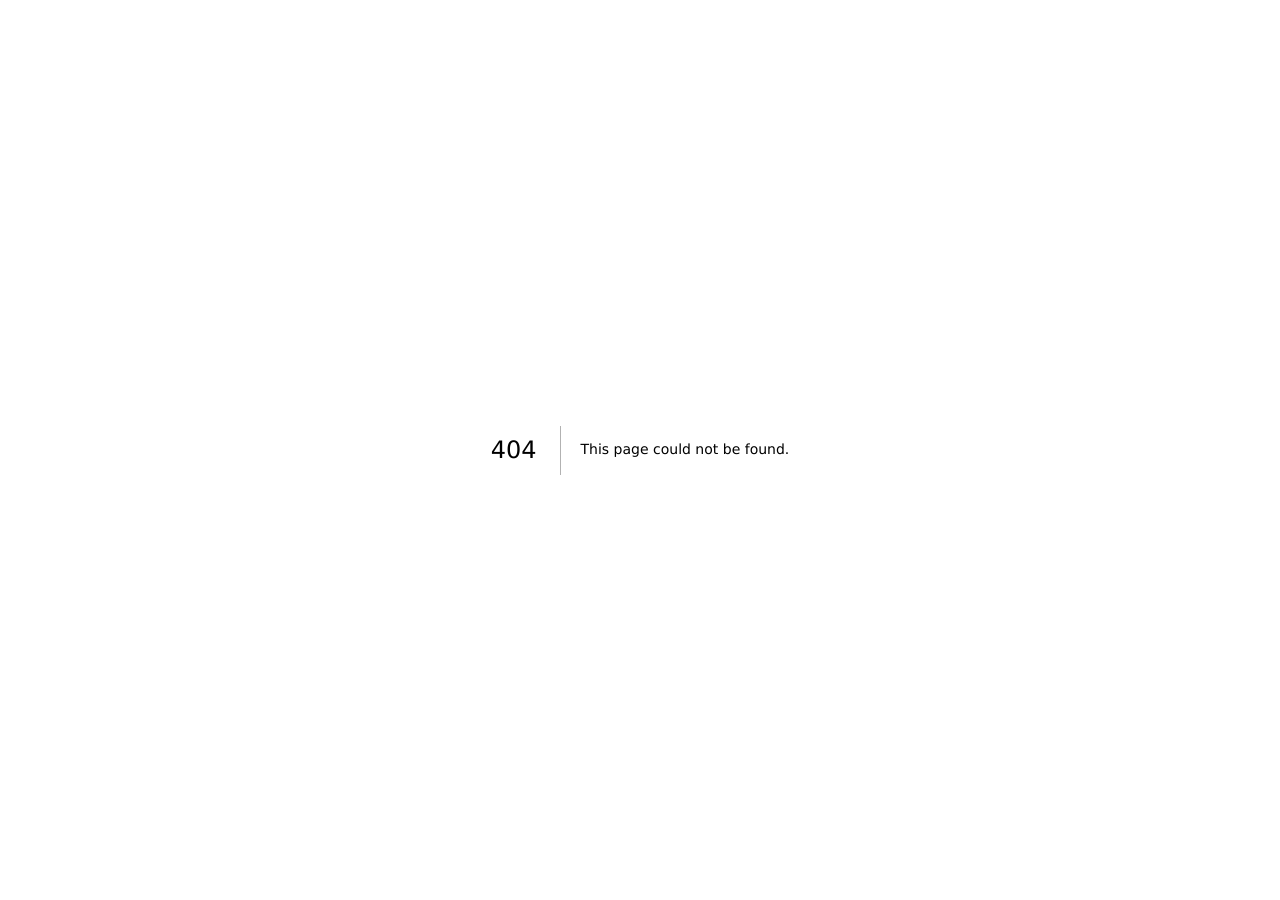
<file: 404/index.html>
<!DOCTYPE html><html lang="en"><head><meta charSet="utf-8"/><meta name="viewport" content="width=device-width, initial-scale=1"/><link rel="preload" href="/_next/static/media/4b9bb515ce6d026f-s.p.woff2" as="font" crossorigin="" type="font/woff2"/><link rel="preload" href="/_next/static/media/5611c55482296524-s.p.woff2" as="font" crossorigin="" type="font/woff2"/><link rel="preload" href="/_next/static/media/bb3ef058b751a6ad-s.p.woff2" as="font" crossorigin="" type="font/woff2"/><link rel="preload" href="/_next/static/media/e4af272ccee01ff0-s.p.woff2" as="font" crossorigin="" type="font/woff2"/><link rel="stylesheet" href="/_next/static/css/c7d456369865e49a.css" data-precedence="next"/><link rel="preload" as="script" fetchPriority="low" href="/_next/static/chunks/webpack-bdbe4af15d5a8eb9.js"/><script src="/_next/static/chunks/0937d497-6bbf3b750c9aca27.js" async=""></script><script src="/_next/static/chunks/763-15c76b848a84f926.js" async=""></script><script src="/_next/static/chunks/main-app-bf817e191f2f5bef.js" async=""></script><meta name="robots" content="noindex"/><meta name="next-size-adjust" content=""/><title>404: This page could not be found.</title><title>Kenneth Loi</title><meta name="description" content="Kenneth Loi is a UC Berkeley Biophysics graduate student in the Doudna Lab working on RNA-guided systems, CRISPR evolution, and biological discovery infrastructure."/><link rel="canonical" href="https://kennethloi.com/"/><meta property="og:title" content="Kenneth Loi"/><meta property="og:description" content="Kenneth Loi is a UC Berkeley Biophysics graduate student in the Doudna Lab working on RNA-guided systems, CRISPR evolution, and biological discovery infrastructure."/><meta property="og:url" content="https://kennethloi.com/"/><meta property="og:site_name" content="Kenneth Loi"/><meta property="og:image" content="https://kennethloi.com/social/vipr-preview-v1.jpg"/><meta property="og:image:secure_url" content="https://kennethloi.com/social/vipr-preview-v1.jpg"/><meta property="og:image:type" content="image/jpeg"/><meta property="og:image:width" content="1200"/><meta property="og:image:height" content="630"/><meta property="og:image:alt" content="Kenneth Loi — Decoding life’s longest war. VIPR molecular complex."/><meta property="og:video" content="https://kennethloi.com/social/vipr-preview-v1.mp4"/><meta property="og:video:secure_url" content="https://kennethloi.com/social/vipr-preview-v1.mp4"/><meta property="og:video:type" content="video/mp4"/><meta property="og:video:width" content="1200"/><meta property="og:video:height" content="630"/><meta property="og:type" content="website"/><meta name="twitter:card" content="summary_large_image"/><meta name="twitter:title" content="Kenneth Loi"/><meta name="twitter:description" content="Kenneth Loi is a UC Berkeley Biophysics graduate student in the Doudna Lab working on RNA-guided systems, CRISPR evolution, and biological discovery infrastructure."/><meta name="twitter:image" content="https://kennethloi.com/social/vipr-preview-v1.jpg"/><script src="/_next/static/chunks/polyfills-42372ed130431b0a.js" noModule=""></script></head><body class="__variable_d8ebd1 __variable_e51aef __variable_4dc837 font-sans"><div style="font-family:system-ui,&quot;Segoe UI&quot;,Roboto,Helvetica,Arial,sans-serif,&quot;Apple Color Emoji&quot;,&quot;Segoe UI Emoji&quot;;height:100vh;text-align:center;display:flex;flex-direction:column;align-items:center;justify-content:center"><div><style>body{color:#000;background:#fff;margin:0}.next-error-h1{border-right:1px solid rgba(0,0,0,.3)}@media (prefers-color-scheme:dark){body{color:#fff;background:#000}.next-error-h1{border-right:1px solid rgba(255,255,255,.3)}}</style><h1 class="next-error-h1" style="display:inline-block;margin:0 20px 0 0;padding:0 23px 0 0;font-size:24px;font-weight:500;vertical-align:top;line-height:49px">404</h1><div style="display:inline-block"><h2 style="font-size:14px;font-weight:400;line-height:49px;margin:0">This page could not be found.</h2></div></div></div><script src="/_next/static/chunks/webpack-bdbe4af15d5a8eb9.js" async=""></script><script>(self.__next_f=self.__next_f||[]).push([0])</script><script>self.__next_f.push([1,"1:\"$Sreact.fragment\"\n2:I[675,[],\"\"]\n3:I[4886,[],\"\"]\n4:I[6673,[],\"OutletBoundary\"]\n6:I[6673,[],\"MetadataBoundary\"]\n8:I[6673,[],\"ViewportBoundary\"]\na:I[1231,[],\"\"]\n:HL[\"/_next/static/media/4b9bb515ce6d026f-s.p.woff2\",\"font\",{\"crossOrigin\":\"\",\"type\":\"font/woff2\"}]\n:HL[\"/_next/static/media/5611c55482296524-s.p.woff2\",\"font\",{\"crossOrigin\":\"\",\"type\":\"font/woff2\"}]\n:HL[\"/_next/static/media/bb3ef058b751a6ad-s.p.woff2\",\"font\",{\"crossOrigin\":\"\",\"type\":\"font/woff2\"}]\n:HL[\"/_next/static/media/e4af272ccee01ff0-s.p.woff2\",\"font\",{\"crossOrigin\":\"\",\"type\":\"font/woff2\"}]\n:HL[\"/_next/static/css/c7d456369865e49a.css\",\"style\"]\n"])</script><script>self.__next_f.push([1,"0:{\"P\":null,\"b\":\"EZRof8Wp6MB_grMqWF9TP\",\"p\":\"\",\"c\":[\"\",\"_not-found\",\"\"],\"i\":false,\"f\":[[[\"\",{\"children\":[\"/_not-found\",{\"children\":[\"__PAGE__\",{}]}]},\"$undefined\",\"$undefined\",true],[\"\",[\"$\",\"$1\",\"c\",{\"children\":[[[\"$\",\"link\",\"0\",{\"rel\":\"stylesheet\",\"href\":\"/_next/static/css/c7d456369865e49a.css\",\"precedence\":\"next\",\"crossOrigin\":\"$undefined\",\"nonce\":\"$undefined\"}]],[\"$\",\"html\",null,{\"lang\":\"en\",\"suppressHydrationWarning\":true,\"children\":[\"$\",\"body\",null,{\"className\":\"__variable_d8ebd1 __variable_e51aef __variable_4dc837 font-sans\",\"children\":[\"$\",\"$L2\",null,{\"parallelRouterKey\":\"children\",\"segmentPath\":[\"children\"],\"error\":\"$undefined\",\"errorStyles\":\"$undefined\",\"errorScripts\":\"$undefined\",\"template\":[\"$\",\"$L3\",null,{}],\"templateStyles\":\"$undefined\",\"templateScripts\":\"$undefined\",\"notFound\":[[],[[\"$\",\"title\",null,{\"children\":\"404: This page could not be found.\"}],[\"$\",\"div\",null,{\"style\":{\"fontFamily\":\"system-ui,\\\"Segoe UI\\\",Roboto,Helvetica,Arial,sans-serif,\\\"Apple Color Emoji\\\",\\\"Segoe UI Emoji\\\"\",\"height\":\"100vh\",\"textAlign\":\"center\",\"display\":\"flex\",\"flexDirection\":\"column\",\"alignItems\":\"center\",\"justifyContent\":\"center\"},\"children\":[\"$\",\"div\",null,{\"children\":[[\"$\",\"style\",null,{\"dangerouslySetInnerHTML\":{\"__html\":\"body{color:#000;background:#fff;margin:0}.next-error-h1{border-right:1px solid rgba(0,0,0,.3)}@media (prefers-color-scheme:dark){body{color:#fff;background:#000}.next-error-h1{border-right:1px solid rgba(255,255,255,.3)}}\"}}],[\"$\",\"h1\",null,{\"className\":\"next-error-h1\",\"style\":{\"display\":\"inline-block\",\"margin\":\"0 20px 0 0\",\"padding\":\"0 23px 0 0\",\"fontSize\":24,\"fontWeight\":500,\"verticalAlign\":\"top\",\"lineHeight\":\"49px\"},\"children\":404}],[\"$\",\"div\",null,{\"style\":{\"display\":\"inline-block\"},\"children\":[\"$\",\"h2\",null,{\"style\":{\"fontSize\":14,\"fontWeight\":400,\"lineHeight\":\"49px\",\"margin\":0},\"children\":\"This page could not be found.\"}]}]]}]}]]],\"forbidden\":\"$undefined\",\"unauthorized\":\"$undefined\"}]}]}]]}],{\"children\":[\"/_not-found\",[\"$\",\"$1\",\"c\",{\"children\":[null,[\"$\",\"$L2\",null,{\"parallelRouterKey\":\"children\",\"segmentPath\":[\"children\",\"/_not-found\",\"children\"],\"error\":\"$undefined\",\"errorStyles\":\"$undefined\",\"errorScripts\":\"$undefined\",\"template\":[\"$\",\"$L3\",null,{}],\"templateStyles\":\"$undefined\",\"templateScripts\":\"$undefined\",\"notFound\":\"$undefined\",\"forbidden\":\"$undefined\",\"unauthorized\":\"$undefined\"}]]}],{\"children\":[\"__PAGE__\",[\"$\",\"$1\",\"c\",{\"children\":[[[\"$\",\"title\",null,{\"children\":\"404: This page could not be found.\"}],[\"$\",\"div\",null,{\"style\":\"$0:f:0:1:1:props:children:1:props:children:props:children:props:notFound:1:1:props:style\",\"children\":[\"$\",\"div\",null,{\"children\":[[\"$\",\"style\",null,{\"dangerouslySetInnerHTML\":{\"__html\":\"body{color:#000;background:#fff;margin:0}.next-error-h1{border-right:1px solid rgba(0,0,0,.3)}@media (prefers-color-scheme:dark){body{color:#fff;background:#000}.next-error-h1{border-right:1px solid rgba(255,255,255,.3)}}\"}}],[\"$\",\"h1\",null,{\"className\":\"next-error-h1\",\"style\":\"$0:f:0:1:1:props:children:1:props:children:props:children:props:notFound:1:1:props:children:props:children:1:props:style\",\"children\":404}],[\"$\",\"div\",null,{\"style\":\"$0:f:0:1:1:props:children:1:props:children:props:children:props:notFound:1:1:props:children:props:children:2:props:style\",\"children\":[\"$\",\"h2\",null,{\"style\":\"$0:f:0:1:1:props:children:1:props:children:props:children:props:notFound:1:1:props:children:props:children:2:props:children:props:style\",\"children\":\"This page could not be found.\"}]}]]}]}]],null,[\"$\",\"$L4\",null,{\"children\":\"$L5\"}]]}],{},null,false]},null,false]},null,false],[\"$\",\"$1\",\"h\",{\"children\":[[\"$\",\"meta\",null,{\"name\":\"robots\",\"content\":\"noindex\"}],[\"$\",\"$1\",\"ExOYr1CFIOrs1UtBabMG_\",{\"children\":[[\"$\",\"$L6\",null,{\"children\":\"$L7\"}],[\"$\",\"$L8\",null,{\"children\":\"$L9\"}],[\"$\",\"meta\",null,{\"name\":\"next-size-adjust\",\"content\":\"\"}]]}]]}],false]],\"m\":\"$undefined\",\"G\":[\"$a\",\"$undefined\"],\"s\":false,\"S\":true}\n"])</script><script>self.__next_f.push([1,"9:[[\"$\",\"meta\",\"0\",{\"name\":\"viewport\",\"content\":\"width=device-width, initial-scale=1\"}]]\n"])</script><script>self.__next_f.push([1,"7:[[\"$\",\"meta\",\"0\",{\"charSet\":\"utf-8\"}],[\"$\",\"title\",\"1\",{\"children\":\"Kenneth Loi\"}],[\"$\",\"meta\",\"2\",{\"name\":\"description\",\"content\":\"Kenneth Loi is a UC Berkeley Biophysics graduate student in the Doudna Lab working on RNA-guided systems, CRISPR evolution, and biological discovery infrastructure.\"}],[\"$\",\"link\",\"3\",{\"rel\":\"canonical\",\"href\":\"https://kennethloi.com/\"}],[\"$\",\"meta\",\"4\",{\"property\":\"og:title\",\"content\":\"Kenneth Loi\"}],[\"$\",\"meta\",\"5\",{\"property\":\"og:description\",\"content\":\"Kenneth Loi is a UC Berkeley Biophysics graduate student in the Doudna Lab working on RNA-guided systems, CRISPR evolution, and biological discovery infrastructure.\"}],[\"$\",\"meta\",\"6\",{\"property\":\"og:url\",\"content\":\"https://kennethloi.com/\"}],[\"$\",\"meta\",\"7\",{\"property\":\"og:site_name\",\"content\":\"Kenneth Loi\"}],[\"$\",\"meta\",\"8\",{\"property\":\"og:image\",\"content\":\"https://kennethloi.com/social/vipr-preview-v1.jpg\"}],[\"$\",\"meta\",\"9\",{\"property\":\"og:image:secure_url\",\"content\":\"https://kennethloi.com/social/vipr-preview-v1.jpg\"}],[\"$\",\"meta\",\"10\",{\"property\":\"og:image:type\",\"content\":\"image/jpeg\"}],[\"$\",\"meta\",\"11\",{\"property\":\"og:image:width\",\"content\":\"1200\"}],[\"$\",\"meta\",\"12\",{\"property\":\"og:image:height\",\"content\":\"630\"}],[\"$\",\"meta\",\"13\",{\"property\":\"og:image:alt\",\"content\":\"Kenneth Loi — Decoding life’s longest war. VIPR molecular complex.\"}],[\"$\",\"meta\",\"14\",{\"property\":\"og:video\",\"content\":\"https://kennethloi.com/social/vipr-preview-v1.mp4\"}],[\"$\",\"meta\",\"15\",{\"property\":\"og:video:secure_url\",\"content\":\"https://kennethloi.com/social/vipr-preview-v1.mp4\"}],[\"$\",\"meta\",\"16\",{\"property\":\"og:video:type\",\"content\":\"video/mp4\"}],[\"$\",\"meta\",\"17\",{\"property\":\"og:video:width\",\"content\":\"1200\"}],[\"$\",\"meta\",\"18\",{\"property\":\"og:video:height\",\"content\":\"630\"}],[\"$\",\"meta\",\"19\",{\"property\":\"og:type\",\"content\":\"website\"}],[\"$\",\"meta\",\"20\",{\"name\":\"twitter:card\",\"content\":\"summary_large_image\"}],[\"$\",\"meta\",\"21\",{\"name\":\"twitter:title\",\"content\":\"Kenneth Loi\"}],[\"$\",\"meta\",\"22\",{\"name\":\"twitter:description\",\"content\":\"Kenneth Loi is a UC Berkeley Biophysics graduate student in the Doudna Lab working on RNA-guided systems, CRISPR evolution, and biological discovery infrastructure.\"}],[\"$\",\"meta\",\"23\",{\"name\":\"twitter:image\",\"content\":\"https://kennethloi.com/social/vipr-preview-v1.jpg\"}]]\n"])</script><script>self.__next_f.push([1,"5:null\n"])</script></body></html>
</file>
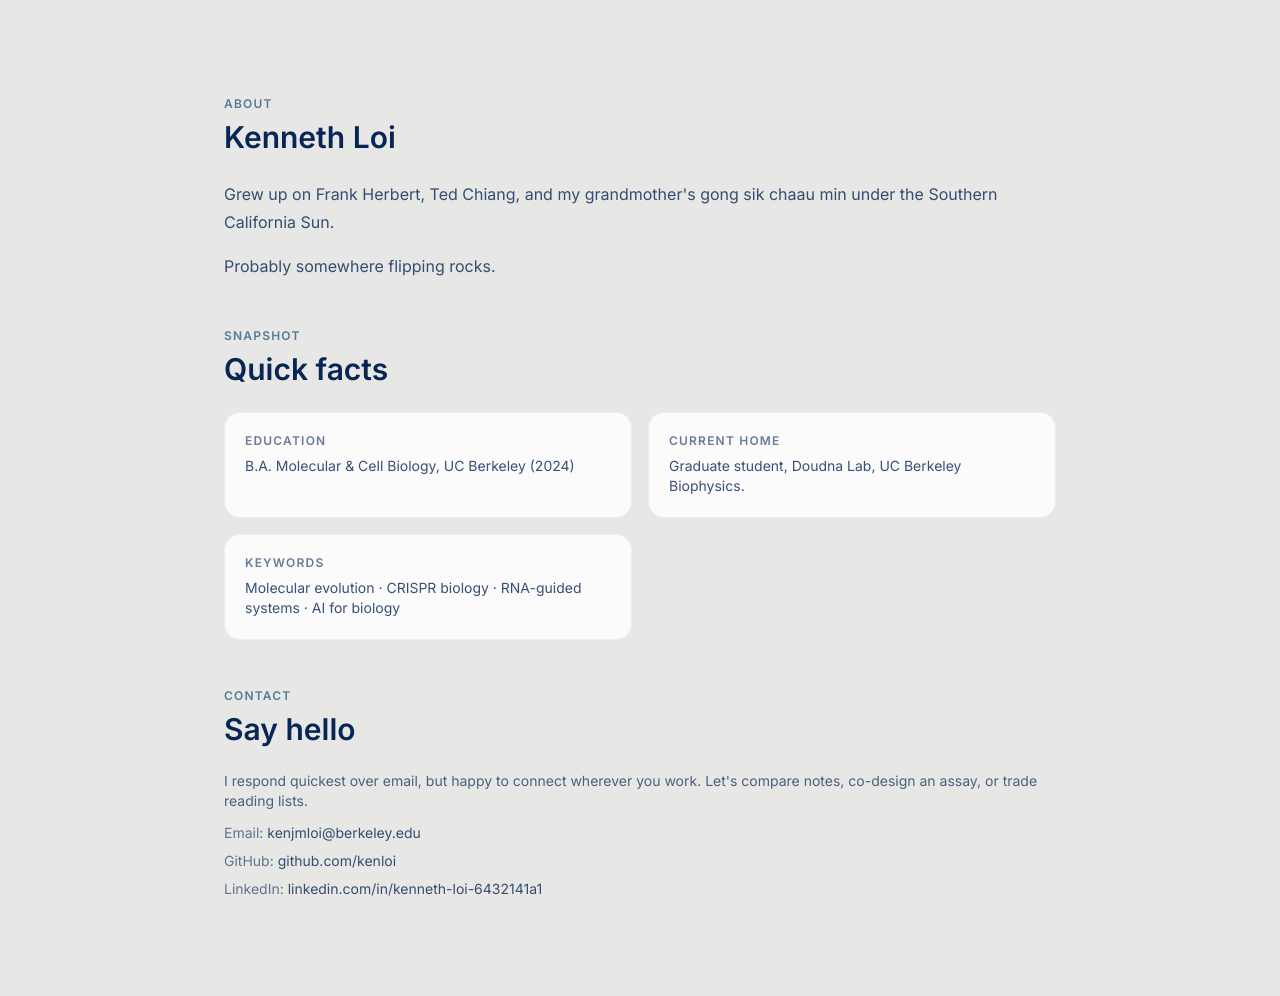
<file: about/index.html>
<!DOCTYPE html><html lang="en"><head><meta charSet="utf-8"/><meta name="viewport" content="width=device-width, initial-scale=1"/><link rel="preload" href="/_next/static/media/4b9bb515ce6d026f-s.p.woff2" as="font" crossorigin="" type="font/woff2"/><link rel="preload" href="/_next/static/media/5611c55482296524-s.p.woff2" as="font" crossorigin="" type="font/woff2"/><link rel="preload" href="/_next/static/media/bb3ef058b751a6ad-s.p.woff2" as="font" crossorigin="" type="font/woff2"/><link rel="preload" href="/_next/static/media/e4af272ccee01ff0-s.p.woff2" as="font" crossorigin="" type="font/woff2"/><link rel="stylesheet" href="/_next/static/css/c7d456369865e49a.css" data-precedence="next"/><link rel="preload" as="script" fetchPriority="low" href="/_next/static/chunks/webpack-bdbe4af15d5a8eb9.js"/><script src="/_next/static/chunks/0937d497-6bbf3b750c9aca27.js" async=""></script><script src="/_next/static/chunks/763-15c76b848a84f926.js" async=""></script><script src="/_next/static/chunks/main-app-bf817e191f2f5bef.js" async=""></script><meta name="next-size-adjust" content=""/><title>About | Kenneth Loi | Kenneth Loi</title><meta name="description" content="About Kenneth Loi."/><link rel="canonical" href="https://kennethloi.com/"/><meta property="og:title" content="Kenneth Loi"/><meta property="og:description" content="Kenneth Loi is a UC Berkeley Biophysics graduate student in the Doudna Lab working on RNA-guided systems, CRISPR evolution, and biological discovery infrastructure."/><meta property="og:url" content="https://kennethloi.com/"/><meta property="og:site_name" content="Kenneth Loi"/><meta property="og:image" content="https://kennethloi.com/social/vipr-preview-v1.jpg"/><meta property="og:image:secure_url" content="https://kennethloi.com/social/vipr-preview-v1.jpg"/><meta property="og:image:type" content="image/jpeg"/><meta property="og:image:width" content="1200"/><meta property="og:image:height" content="630"/><meta property="og:image:alt" content="Kenneth Loi — Decoding life’s longest war. VIPR molecular complex."/><meta property="og:video" content="https://kennethloi.com/social/vipr-preview-v1.mp4"/><meta property="og:video:secure_url" content="https://kennethloi.com/social/vipr-preview-v1.mp4"/><meta property="og:video:type" content="video/mp4"/><meta property="og:video:width" content="1200"/><meta property="og:video:height" content="630"/><meta property="og:type" content="website"/><meta name="twitter:card" content="summary_large_image"/><meta name="twitter:title" content="Kenneth Loi"/><meta name="twitter:description" content="Kenneth Loi is a UC Berkeley Biophysics graduate student in the Doudna Lab working on RNA-guided systems, CRISPR evolution, and biological discovery infrastructure."/><meta name="twitter:image" content="https://kennethloi.com/social/vipr-preview-v1.jpg"/><link rel="icon" href="/favicon.ico" type="image/x-icon" sizes="16x16"/><script src="/_next/static/chunks/polyfills-42372ed130431b0a.js" noModule=""></script></head><body class="__variable_d8ebd1 __variable_e51aef __variable_4dc837 font-sans"><div class="mx-auto flex w-full max-w-4xl flex-col gap-12 px-4 py-16 sm:px-8 sm:py-24"><section class="space-y-6"><div><p class="text-xs font-semibold uppercase tracking-widest text-accent/80">About</p><h2 class="mt-2 text-2xl font-semibold text-foreground sm:text-3xl">Kenneth Loi</h2></div><div class="space-y-4 text-foreground/80"><div class="space-y-4 text-base leading-7 text-foreground/80"><p>Grew up on Frank Herbert, Ted Chiang, and my grandmother&#x27;s gong sik chaau min under the Southern California Sun.</p><p>Probably somewhere flipping rocks.</p></div></div></section><section class="space-y-6"><div><p class="text-xs font-semibold uppercase tracking-widest text-accent/80">Snapshot</p><h2 class="mt-2 text-2xl font-semibold text-foreground sm:text-3xl">Quick facts</h2></div><div class="space-y-4 text-foreground/80"><dl class="grid gap-4 sm:grid-cols-2"><div class="rounded-2xl border border-black/5 bg-white/80 p-5 backdrop-blur"><dt class="text-xs font-semibold uppercase tracking-widest text-foreground/60">Education</dt><dd class="mt-2 text-sm text-foreground/80">B.A. Molecular &amp; Cell Biology, UC Berkeley (2024)</dd></div><div class="rounded-2xl border border-black/5 bg-white/80 p-5 backdrop-blur"><dt class="text-xs font-semibold uppercase tracking-widest text-foreground/60">Current home</dt><dd class="mt-2 text-sm text-foreground/80">Graduate student, Doudna Lab, UC Berkeley Biophysics.</dd></div><div class="rounded-2xl border border-black/5 bg-white/80 p-5 backdrop-blur"><dt class="text-xs font-semibold uppercase tracking-widest text-foreground/60">Keywords</dt><dd class="mt-2 text-sm text-foreground/80">Molecular evolution · CRISPR biology · RNA-guided systems · AI for biology</dd></div></dl></div></section><section class="space-y-6"><div><p class="text-xs font-semibold uppercase tracking-widest text-accent/80">Contact</p><h2 class="mt-2 text-2xl font-semibold text-foreground sm:text-3xl">Say hello</h2></div><div class="space-y-4 text-foreground/80"><div class="space-y-3 text-sm"><p class="text-foreground/70">I respond quickest over email, but happy to connect wherever you work. Let&#x27;s compare notes, co-design an assay, or trade reading lists.</p><ul class="space-y-2"><li><span class="text-foreground/60">Email<!-- -->:</span> <a href="mailto:kenjmloi@berkeley.edu">kenjmloi@berkeley.edu</a></li><li><span class="text-foreground/60">GitHub<!-- -->:</span> <a href="https://github.com/kenloi">github.com/kenloi</a></li><li><span class="text-foreground/60">LinkedIn<!-- -->:</span> <a href="https://www.linkedin.com/in/kenneth-loi-6432141a1">linkedin.com/in/kenneth-loi-6432141a1</a></li></ul></div></div></section></div><script src="/_next/static/chunks/webpack-bdbe4af15d5a8eb9.js" async=""></script><script>(self.__next_f=self.__next_f||[]).push([0])</script><script>self.__next_f.push([1,"1:\"$Sreact.fragment\"\n2:I[675,[],\"\"]\n3:I[4886,[],\"\"]\n4:I[6673,[],\"OutletBoundary\"]\n6:I[6673,[],\"MetadataBoundary\"]\n8:I[6673,[],\"ViewportBoundary\"]\na:I[1231,[],\"\"]\n:HL[\"/_next/static/media/4b9bb515ce6d026f-s.p.woff2\",\"font\",{\"crossOrigin\":\"\",\"type\":\"font/woff2\"}]\n:HL[\"/_next/static/media/5611c55482296524-s.p.woff2\",\"font\",{\"crossOrigin\":\"\",\"type\":\"font/woff2\"}]\n:HL[\"/_next/static/media/bb3ef058b751a6ad-s.p.woff2\",\"font\",{\"crossOrigin\":\"\",\"type\":\"font/woff2\"}]\n:HL[\"/_next/static/media/e4af272ccee01ff0-s.p.woff2\",\"font\",{\"crossOrigin\":\"\",\"type\":\"font/woff2\"}]\n:HL[\"/_next/static/css/c7d456369865e49a.css\",\"style\"]\n"])</script><script>self.__next_f.push([1,"0:{\"P\":null,\"b\":\"EZRof8Wp6MB_grMqWF9TP\",\"p\":\"\",\"c\":[\"\",\"about\",\"\"],\"i\":false,\"f\":[[[\"\",{\"children\":[\"about\",{\"children\":[\"__PAGE__\",{}]}]},\"$undefined\",\"$undefined\",true],[\"\",[\"$\",\"$1\",\"c\",{\"children\":[[[\"$\",\"link\",\"0\",{\"rel\":\"stylesheet\",\"href\":\"/_next/static/css/c7d456369865e49a.css\",\"precedence\":\"next\",\"crossOrigin\":\"$undefined\",\"nonce\":\"$undefined\"}]],[\"$\",\"html\",null,{\"lang\":\"en\",\"suppressHydrationWarning\":true,\"children\":[\"$\",\"body\",null,{\"className\":\"__variable_d8ebd1 __variable_e51aef __variable_4dc837 font-sans\",\"children\":[\"$\",\"$L2\",null,{\"parallelRouterKey\":\"children\",\"segmentPath\":[\"children\"],\"error\":\"$undefined\",\"errorStyles\":\"$undefined\",\"errorScripts\":\"$undefined\",\"template\":[\"$\",\"$L3\",null,{}],\"templateStyles\":\"$undefined\",\"templateScripts\":\"$undefined\",\"notFound\":[[],[[\"$\",\"title\",null,{\"children\":\"404: This page could not be found.\"}],[\"$\",\"div\",null,{\"style\":{\"fontFamily\":\"system-ui,\\\"Segoe UI\\\",Roboto,Helvetica,Arial,sans-serif,\\\"Apple Color Emoji\\\",\\\"Segoe UI Emoji\\\"\",\"height\":\"100vh\",\"textAlign\":\"center\",\"display\":\"flex\",\"flexDirection\":\"column\",\"alignItems\":\"center\",\"justifyContent\":\"center\"},\"children\":[\"$\",\"div\",null,{\"children\":[[\"$\",\"style\",null,{\"dangerouslySetInnerHTML\":{\"__html\":\"body{color:#000;background:#fff;margin:0}.next-error-h1{border-right:1px solid rgba(0,0,0,.3)}@media (prefers-color-scheme:dark){body{color:#fff;background:#000}.next-error-h1{border-right:1px solid rgba(255,255,255,.3)}}\"}}],[\"$\",\"h1\",null,{\"className\":\"next-error-h1\",\"style\":{\"display\":\"inline-block\",\"margin\":\"0 20px 0 0\",\"padding\":\"0 23px 0 0\",\"fontSize\":24,\"fontWeight\":500,\"verticalAlign\":\"top\",\"lineHeight\":\"49px\"},\"children\":404}],[\"$\",\"div\",null,{\"style\":{\"display\":\"inline-block\"},\"children\":[\"$\",\"h2\",null,{\"style\":{\"fontSize\":14,\"fontWeight\":400,\"lineHeight\":\"49px\",\"margin\":0},\"children\":\"This page could not be found.\"}]}]]}]}]]],\"forbidden\":\"$undefined\",\"unauthorized\":\"$undefined\"}]}]}]]}],{\"children\":[\"about\",[\"$\",\"$1\",\"c\",{\"children\":[null,[\"$\",\"$L2\",null,{\"parallelRouterKey\":\"children\",\"segmentPath\":[\"children\",\"about\",\"children\"],\"error\":\"$undefined\",\"errorStyles\":\"$undefined\",\"errorScripts\":\"$undefined\",\"template\":[\"$\",\"$L3\",null,{}],\"templateStyles\":\"$undefined\",\"templateScripts\":\"$undefined\",\"notFound\":\"$undefined\",\"forbidden\":\"$undefined\",\"unauthorized\":\"$undefined\"}]]}],{\"children\":[\"__PAGE__\",[\"$\",\"$1\",\"c\",{\"children\":[[\"$\",\"div\",null,{\"className\":\"mx-auto flex w-full max-w-4xl flex-col gap-12 px-4 py-16 sm:px-8 sm:py-24\",\"children\":[[\"$\",\"section\",null,{\"className\":\"space-y-6\",\"children\":[[\"$\",\"div\",null,{\"children\":[[\"$\",\"p\",null,{\"className\":\"text-xs font-semibold uppercase tracking-widest text-accent/80\",\"children\":\"About\"}],[\"$\",\"h2\",null,{\"className\":\"mt-2 text-2xl font-semibold text-foreground sm:text-3xl\",\"children\":\"Kenneth Loi\"}]]}],[\"$\",\"div\",null,{\"className\":\"space-y-4 text-foreground/80\",\"children\":[\"$\",\"div\",null,{\"className\":\"space-y-4 text-base leading-7 text-foreground/80\",\"children\":[[\"$\",\"p\",\"Grew up on Frank Herbert, Ted Chiang, and my grandmother's gong sik chaau min under the Southern California Sun.\",{\"children\":\"Grew up on Frank Herbert, Ted Chiang, and my grandmother's gong sik chaau min under the Southern California Sun.\"}],[\"$\",\"p\",\"Probably somewhere flipping rocks.\",{\"children\":\"Probably somewhere flipping rocks.\"}]]}]}]]}],[\"$\",\"section\",null,{\"className\":\"space-y-6\",\"children\":[[\"$\",\"div\",null,{\"children\":[[\"$\",\"p\",null,{\"className\":\"text-xs font-semibold uppercase tracking-widest text-accent/80\",\"children\":\"Snapshot\"}],[\"$\",\"h2\",null,{\"className\":\"mt-2 text-2xl font-semibold text-foreground sm:text-3xl\",\"children\":\"Quick facts\"}]]}],[\"$\",\"div\",null,{\"className\":\"space-y-4 text-foreground/80\",\"children\":[\"$\",\"dl\",null,{\"className\":\"grid gap-4 sm:grid-cols-2\",\"children\":[[\"$\",\"div\",\"Education\",{\"className\":\"rounded-2xl border border-black/5 bg-white/80 p-5 backdrop-blur\",\"children\":[[\"$\",\"dt\",null,{\"className\":\"text-xs font-semibold uppercase tracking-widest text-foreground/60\",\"children\":\"Education\"}],[\"$\",\"dd\",null,{\"className\":\"mt-2 text-sm text-foreground/80\",\"children\":\"B.A. Molecular \u0026 Cell Biology, UC Berkeley (2024)\"}]]}],[\"$\",\"div\",\"Current home\",{\"className\":\"rounded-2xl border border-black/5 bg-white/80 p-5 backdrop-blur\",\"children\":[[\"$\",\"dt\",null,{\"className\":\"text-xs font-semibold uppercase tracking-widest text-foreground/60\",\"children\":\"Current home\"}],[\"$\",\"dd\",null,{\"className\":\"mt-2 text-sm text-foreground/80\",\"children\":\"Graduate student, Doudna Lab, UC Berkeley Biophysics.\"}]]}],[\"$\",\"div\",\"Keywords\",{\"className\":\"rounded-2xl border border-black/5 bg-white/80 p-5 backdrop-blur\",\"children\":[[\"$\",\"dt\",null,{\"className\":\"text-xs font-semibold uppercase tracking-widest text-foreground/60\",\"children\":\"Keywords\"}],[\"$\",\"dd\",null,{\"className\":\"mt-2 text-sm text-foreground/80\",\"children\":\"Molecular evolution · CRISPR biology · RNA-guided systems · AI for biology\"}]]}]]}]}]]}],[\"$\",\"section\",null,{\"className\":\"space-y-6\",\"children\":[[\"$\",\"div\",null,{\"children\":[[\"$\",\"p\",null,{\"className\":\"text-xs font-semibold uppercase tracking-widest text-accent/80\",\"children\":\"Contact\"}],[\"$\",\"h2\",null,{\"className\":\"mt-2 text-2xl font-semibold text-foreground sm:text-3xl\",\"children\":\"Say hello\"}]]}],[\"$\",\"div\",null,{\"className\":\"space-y-4 text-foreground/80\",\"children\":[\"$\",\"div\",null,{\"className\":\"space-y-3 text-sm\",\"children\":[[\"$\",\"p\",null,{\"className\":\"text-foreground/70\",\"children\":\"I respond quickest over email, but happy to connect wherever you work. Let's compare notes, co-design an assay, or trade reading lists.\"}],[\"$\",\"ul\",null,{\"className\":\"space-y-2\",\"children\":[[\"$\",\"li\",\"Email\",{\"children\":[[\"$\",\"span\",null,{\"className\":\"text-foreground/60\",\"children\":[\"Email\",\":\"]}],\" \",[\"$\",\"a\",null,{\"href\":\"mailto:kenjmloi@berkeley.edu\",\"children\":\"kenjmloi@berkeley.edu\"}]]}],[\"$\",\"li\",\"GitHub\",{\"children\":[[\"$\",\"span\",null,{\"className\":\"text-foreground/60\",\"children\":[\"GitHub\",\":\"]}],\" \",[\"$\",\"a\",null,{\"href\":\"https://github.com/kenloi\",\"children\":\"github.com/kenloi\"}]]}],[\"$\",\"li\",\"LinkedIn\",{\"children\":[[\"$\",\"span\",null,{\"className\":\"text-foreground/60\",\"children\":[\"LinkedIn\",\":\"]}],\" \",[\"$\",\"a\",null,{\"href\":\"https://www.linkedin.com/in/kenneth-loi-6432141a1\",\"children\":\"linkedin.com/in/kenneth-loi-6432141a1\"}]]}]]}]]}]}]]}]]}],null,[\"$\",\"$L4\",null,{\"children\":\"$L5\"}]]}],{},null,false]},null,false]},null,false],[\"$\",\"$1\",\"h\",{\"children\":[null,[\"$\",\"$1\",\"NLRoFVtqMz_BteXBeclUh\",{\"children\":[[\"$\",\"$L6\",null,{\"children\":\"$L7\"}],[\"$\",\"$L8\",null,{\"children\":\"$L9\"}],[\"$\",\"meta\",null,{\"name\":\"next-size-adjust\",\"content\":\"\"}]]}]]}],false]],\"m\":\"$undefined\",\"G\":[\"$a\",\"$undefined\"],\"s\":false,\"S\":true}\n"])</script><script>self.__next_f.push([1,"9:[[\"$\",\"meta\",\"0\",{\"name\":\"viewport\",\"content\":\"width=device-width, initial-scale=1\"}]]\n"])</script><script>self.__next_f.push([1,"7:[[\"$\",\"meta\",\"0\",{\"charSet\":\"utf-8\"}],[\"$\",\"title\",\"1\",{\"children\":\"About | Kenneth Loi | Kenneth Loi\"}],[\"$\",\"meta\",\"2\",{\"name\":\"description\",\"content\":\"About Kenneth Loi.\"}],[\"$\",\"link\",\"3\",{\"rel\":\"canonical\",\"href\":\"https://kennethloi.com/\"}],[\"$\",\"meta\",\"4\",{\"property\":\"og:title\",\"content\":\"Kenneth Loi\"}],[\"$\",\"meta\",\"5\",{\"property\":\"og:description\",\"content\":\"Kenneth Loi is a UC Berkeley Biophysics graduate student in the Doudna Lab working on RNA-guided systems, CRISPR evolution, and biological discovery infrastructure.\"}],[\"$\",\"meta\",\"6\",{\"property\":\"og:url\",\"content\":\"https://kennethloi.com/\"}],[\"$\",\"meta\",\"7\",{\"property\":\"og:site_name\",\"content\":\"Kenneth Loi\"}],[\"$\",\"meta\",\"8\",{\"property\":\"og:image\",\"content\":\"https://kennethloi.com/social/vipr-preview-v1.jpg\"}],[\"$\",\"meta\",\"9\",{\"property\":\"og:image:secure_url\",\"content\":\"https://kennethloi.com/social/vipr-preview-v1.jpg\"}],[\"$\",\"meta\",\"10\",{\"property\":\"og:image:type\",\"content\":\"image/jpeg\"}],[\"$\",\"meta\",\"11\",{\"property\":\"og:image:width\",\"content\":\"1200\"}],[\"$\",\"meta\",\"12\",{\"property\":\"og:image:height\",\"content\":\"630\"}],[\"$\",\"meta\",\"13\",{\"property\":\"og:image:alt\",\"content\":\"Kenneth Loi — Decoding life’s longest war. VIPR molecular complex.\"}],[\"$\",\"meta\",\"14\",{\"property\":\"og:video\",\"content\":\"https://kennethloi.com/social/vipr-preview-v1.mp4\"}],[\"$\",\"meta\",\"15\",{\"property\":\"og:video:secure_url\",\"content\":\"https://kennethloi.com/social/vipr-preview-v1.mp4\"}],[\"$\",\"meta\",\"16\",{\"property\":\"og:video:type\",\"content\":\"video/mp4\"}],[\"$\",\"meta\",\"17\",{\"property\":\"og:video:width\",\"content\":\"1200\"}],[\"$\",\"meta\",\"18\",{\"property\":\"og:video:height\",\"content\":\"630\"}],[\"$\",\"meta\",\"19\",{\"property\":\"og:type\",\"content\":\"website\"}],[\"$\",\"meta\",\"20\",{\"name\":\"twitter:card\",\"content\":\"summary_large_image\"}],[\"$\",\"meta\",\"21\",{\"name\":\"twitter:title\",\"content\":\"Kenneth Loi\"}],[\"$\",\"meta\",\"22\",{\"name\":\"twitter:description\",\"content\":\"Kenneth Loi is a UC Berkeley Biophysics graduate student in the Doudna Lab working on RNA-guided systems, CRISPR evolution, and biological discovery infrastructure.\"}],[\"$\",\"meta\",\"23\",{\"name\":\"twitter:image\",\"content\":\"https://kennethloi.com/social/vipr-preview-v1.jpg\"}],[\"$\",\"link\",\"24\",{\"rel\":\"icon\",\"href\":\"/favicon.ico\",\"type\":\"image/x-icon\",\"sizes\":\"16x16\"}]]\n"])</script><script>self.__next_f.push([1,"5:null\n"])</script></body></html>
</file>
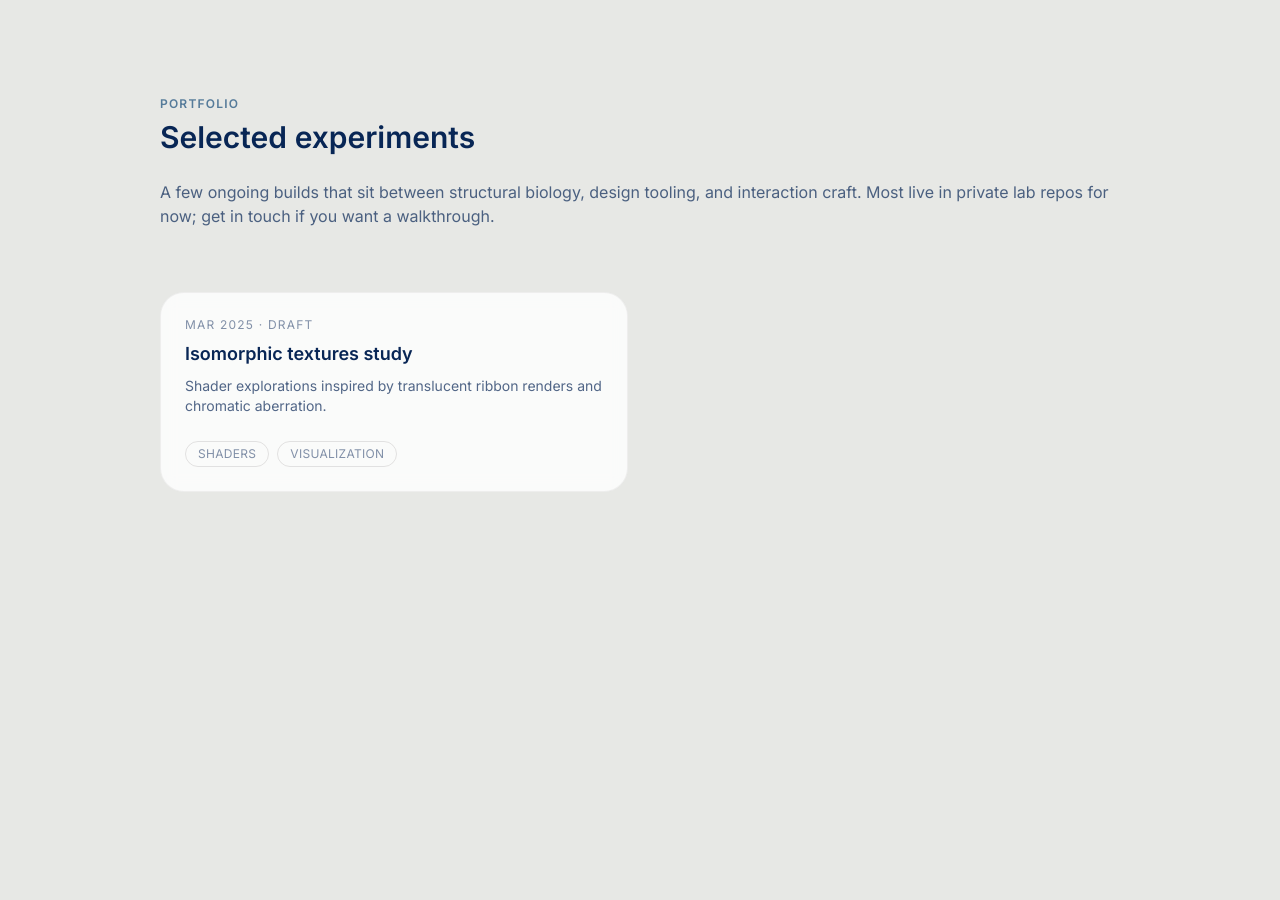
<file: portfolio/index.html>
<!DOCTYPE html><html lang="en"><head><meta charSet="utf-8"/><meta name="viewport" content="width=device-width, initial-scale=1"/><link rel="preload" href="/_next/static/media/4b9bb515ce6d026f-s.p.woff2" as="font" crossorigin="" type="font/woff2"/><link rel="preload" href="/_next/static/media/5611c55482296524-s.p.woff2" as="font" crossorigin="" type="font/woff2"/><link rel="preload" href="/_next/static/media/bb3ef058b751a6ad-s.p.woff2" as="font" crossorigin="" type="font/woff2"/><link rel="preload" href="/_next/static/media/e4af272ccee01ff0-s.p.woff2" as="font" crossorigin="" type="font/woff2"/><link rel="stylesheet" href="/_next/static/css/c7d456369865e49a.css" data-precedence="next"/><link rel="preload" as="script" fetchPriority="low" href="/_next/static/chunks/webpack-bdbe4af15d5a8eb9.js"/><script src="/_next/static/chunks/0937d497-6bbf3b750c9aca27.js" async=""></script><script src="/_next/static/chunks/763-15c76b848a84f926.js" async=""></script><script src="/_next/static/chunks/main-app-bf817e191f2f5bef.js" async=""></script><meta name="next-size-adjust" content=""/><title>Portfolio | Kenneth Loi | Kenneth Loi</title><meta name="description" content="Select prototypes, visuals, and talks by Kenneth Loi."/><link rel="canonical" href="https://kennethloi.com/"/><meta property="og:title" content="Kenneth Loi"/><meta property="og:description" content="Kenneth Loi is a UC Berkeley Biophysics graduate student in the Doudna Lab working on RNA-guided systems, CRISPR evolution, and biological discovery infrastructure."/><meta property="og:url" content="https://kennethloi.com/"/><meta property="og:site_name" content="Kenneth Loi"/><meta property="og:image" content="https://kennethloi.com/social/vipr-preview-v1.jpg"/><meta property="og:image:secure_url" content="https://kennethloi.com/social/vipr-preview-v1.jpg"/><meta property="og:image:type" content="image/jpeg"/><meta property="og:image:width" content="1200"/><meta property="og:image:height" content="630"/><meta property="og:image:alt" content="Kenneth Loi — Decoding life’s longest war. VIPR molecular complex."/><meta property="og:video" content="https://kennethloi.com/social/vipr-preview-v1.mp4"/><meta property="og:video:secure_url" content="https://kennethloi.com/social/vipr-preview-v1.mp4"/><meta property="og:video:type" content="video/mp4"/><meta property="og:video:width" content="1200"/><meta property="og:video:height" content="630"/><meta property="og:type" content="website"/><meta name="twitter:card" content="summary_large_image"/><meta name="twitter:title" content="Kenneth Loi"/><meta name="twitter:description" content="Kenneth Loi is a UC Berkeley Biophysics graduate student in the Doudna Lab working on RNA-guided systems, CRISPR evolution, and biological discovery infrastructure."/><meta name="twitter:image" content="https://kennethloi.com/social/vipr-preview-v1.jpg"/><link rel="icon" href="/favicon.ico" type="image/x-icon" sizes="16x16"/><script src="/_next/static/chunks/polyfills-42372ed130431b0a.js" noModule=""></script></head><body class="__variable_d8ebd1 __variable_e51aef __variable_4dc837 font-sans"><div class="mx-auto flex w-full max-w-5xl flex-col gap-16 px-4 py-16 sm:px-8 sm:py-24"><section class="space-y-6"><div><p class="text-xs font-semibold uppercase tracking-widest text-accent/80">Portfolio</p><h2 class="mt-2 text-2xl font-semibold text-foreground sm:text-3xl">Selected experiments</h2></div><div class="space-y-4 text-foreground/80"><p class="text-foreground/70">A few ongoing builds that sit between structural biology, design tooling, and interaction craft. Most live in private lab repos for now; get in touch if you want a walkthrough.</p></div></section><div class="grid gap-6 sm:grid-cols-2"><article class="flex h-full flex-col rounded-3xl border border-black/5 bg-white/80 p-6 backdrop-blur"><header class="flex-1 space-y-2"><p class="text-xs uppercase tracking-widest text-foreground/50">Mar 2025<!-- --> · <!-- -->draft</p><h3 class="text-lg font-semibold text-foreground">Isomorphic textures study</h3><p class="text-sm text-foreground/70">Shader explorations inspired by translucent ribbon renders and chromatic aberration.</p></header><ul class="mt-6 flex flex-wrap gap-2 text-xs uppercase tracking-wide text-foreground/50"><li class="rounded-full border border-black/10 px-3 py-1">shaders</li><li class="rounded-full border border-black/10 px-3 py-1">visualization</li></ul></article></div></div><script src="/_next/static/chunks/webpack-bdbe4af15d5a8eb9.js" async=""></script><script>(self.__next_f=self.__next_f||[]).push([0])</script><script>self.__next_f.push([1,"1:\"$Sreact.fragment\"\n2:I[675,[],\"\"]\n3:I[4886,[],\"\"]\n4:I[6673,[],\"OutletBoundary\"]\n6:I[6673,[],\"MetadataBoundary\"]\n8:I[6673,[],\"ViewportBoundary\"]\na:I[1231,[],\"\"]\n:HL[\"/_next/static/media/4b9bb515ce6d026f-s.p.woff2\",\"font\",{\"crossOrigin\":\"\",\"type\":\"font/woff2\"}]\n:HL[\"/_next/static/media/5611c55482296524-s.p.woff2\",\"font\",{\"crossOrigin\":\"\",\"type\":\"font/woff2\"}]\n:HL[\"/_next/static/media/bb3ef058b751a6ad-s.p.woff2\",\"font\",{\"crossOrigin\":\"\",\"type\":\"font/woff2\"}]\n:HL[\"/_next/static/media/e4af272ccee01ff0-s.p.woff2\",\"font\",{\"crossOrigin\":\"\",\"type\":\"font/woff2\"}]\n:HL[\"/_next/static/css/c7d456369865e49a.css\",\"style\"]\n"])</script><script>self.__next_f.push([1,"0:{\"P\":null,\"b\":\"EZRof8Wp6MB_grMqWF9TP\",\"p\":\"\",\"c\":[\"\",\"portfolio\",\"\"],\"i\":false,\"f\":[[[\"\",{\"children\":[\"portfolio\",{\"children\":[\"__PAGE__\",{}]}]},\"$undefined\",\"$undefined\",true],[\"\",[\"$\",\"$1\",\"c\",{\"children\":[[[\"$\",\"link\",\"0\",{\"rel\":\"stylesheet\",\"href\":\"/_next/static/css/c7d456369865e49a.css\",\"precedence\":\"next\",\"crossOrigin\":\"$undefined\",\"nonce\":\"$undefined\"}]],[\"$\",\"html\",null,{\"lang\":\"en\",\"suppressHydrationWarning\":true,\"children\":[\"$\",\"body\",null,{\"className\":\"__variable_d8ebd1 __variable_e51aef __variable_4dc837 font-sans\",\"children\":[\"$\",\"$L2\",null,{\"parallelRouterKey\":\"children\",\"segmentPath\":[\"children\"],\"error\":\"$undefined\",\"errorStyles\":\"$undefined\",\"errorScripts\":\"$undefined\",\"template\":[\"$\",\"$L3\",null,{}],\"templateStyles\":\"$undefined\",\"templateScripts\":\"$undefined\",\"notFound\":[[],[[\"$\",\"title\",null,{\"children\":\"404: This page could not be found.\"}],[\"$\",\"div\",null,{\"style\":{\"fontFamily\":\"system-ui,\\\"Segoe UI\\\",Roboto,Helvetica,Arial,sans-serif,\\\"Apple Color Emoji\\\",\\\"Segoe UI Emoji\\\"\",\"height\":\"100vh\",\"textAlign\":\"center\",\"display\":\"flex\",\"flexDirection\":\"column\",\"alignItems\":\"center\",\"justifyContent\":\"center\"},\"children\":[\"$\",\"div\",null,{\"children\":[[\"$\",\"style\",null,{\"dangerouslySetInnerHTML\":{\"__html\":\"body{color:#000;background:#fff;margin:0}.next-error-h1{border-right:1px solid rgba(0,0,0,.3)}@media (prefers-color-scheme:dark){body{color:#fff;background:#000}.next-error-h1{border-right:1px solid rgba(255,255,255,.3)}}\"}}],[\"$\",\"h1\",null,{\"className\":\"next-error-h1\",\"style\":{\"display\":\"inline-block\",\"margin\":\"0 20px 0 0\",\"padding\":\"0 23px 0 0\",\"fontSize\":24,\"fontWeight\":500,\"verticalAlign\":\"top\",\"lineHeight\":\"49px\"},\"children\":404}],[\"$\",\"div\",null,{\"style\":{\"display\":\"inline-block\"},\"children\":[\"$\",\"h2\",null,{\"style\":{\"fontSize\":14,\"fontWeight\":400,\"lineHeight\":\"49px\",\"margin\":0},\"children\":\"This page could not be found.\"}]}]]}]}]]],\"forbidden\":\"$undefined\",\"unauthorized\":\"$undefined\"}]}]}]]}],{\"children\":[\"portfolio\",[\"$\",\"$1\",\"c\",{\"children\":[null,[\"$\",\"$L2\",null,{\"parallelRouterKey\":\"children\",\"segmentPath\":[\"children\",\"portfolio\",\"children\"],\"error\":\"$undefined\",\"errorStyles\":\"$undefined\",\"errorScripts\":\"$undefined\",\"template\":[\"$\",\"$L3\",null,{}],\"templateStyles\":\"$undefined\",\"templateScripts\":\"$undefined\",\"notFound\":\"$undefined\",\"forbidden\":\"$undefined\",\"unauthorized\":\"$undefined\"}]]}],{\"children\":[\"__PAGE__\",[\"$\",\"$1\",\"c\",{\"children\":[[\"$\",\"div\",null,{\"className\":\"mx-auto flex w-full max-w-5xl flex-col gap-16 px-4 py-16 sm:px-8 sm:py-24\",\"children\":[[\"$\",\"section\",null,{\"className\":\"space-y-6\",\"children\":[[\"$\",\"div\",null,{\"children\":[[\"$\",\"p\",null,{\"className\":\"text-xs font-semibold uppercase tracking-widest text-accent/80\",\"children\":\"Portfolio\"}],[\"$\",\"h2\",null,{\"className\":\"mt-2 text-2xl font-semibold text-foreground sm:text-3xl\",\"children\":\"Selected experiments\"}]]}],[\"$\",\"div\",null,{\"className\":\"space-y-4 text-foreground/80\",\"children\":[\"$\",\"p\",null,{\"className\":\"text-foreground/70\",\"children\":\"A few ongoing builds that sit between structural biology, design tooling, and interaction craft. Most live in private lab repos for now; get in touch if you want a walkthrough.\"}]}]]}],[\"$\",\"div\",null,{\"className\":\"grid gap-6 sm:grid-cols-2\",\"children\":[[\"$\",\"article\",\"isomorphic-textures\",{\"className\":\"flex h-full flex-col rounded-3xl border border-black/5 bg-white/80 p-6 backdrop-blur\",\"children\":[[\"$\",\"header\",null,{\"className\":\"flex-1 space-y-2\",\"children\":[[\"$\",\"p\",null,{\"className\":\"text-xs uppercase tracking-widest text-foreground/50\",\"children\":[\"Mar 2025\",\" · \",\"draft\"]}],[\"$\",\"h3\",null,{\"className\":\"text-lg font-semibold text-foreground\",\"children\":\"Isomorphic textures study\"}],[\"$\",\"p\",null,{\"className\":\"text-sm text-foreground/70\",\"children\":\"Shader explorations inspired by translucent ribbon renders and chromatic aberration.\"}]]}],[\"$\",\"ul\",null,{\"className\":\"mt-6 flex flex-wrap gap-2 text-xs uppercase tracking-wide text-foreground/50\",\"children\":[[\"$\",\"li\",\"shaders\",{\"className\":\"rounded-full border border-black/10 px-3 py-1\",\"children\":\"shaders\"}],[\"$\",\"li\",\"visualization\",{\"className\":\"rounded-full border border-black/10 px-3 py-1\",\"children\":\"visualization\"}]]}]]}]]}]]}],null,[\"$\",\"$L4\",null,{\"children\":\"$L5\"}]]}],{},null,false]},null,false]},null,false],[\"$\",\"$1\",\"h\",{\"children\":[null,[\"$\",\"$1\",\"0OFD9SbnL45C0ZiwjTqqv\",{\"children\":[[\"$\",\"$L6\",null,{\"children\":\"$L7\"}],[\"$\",\"$L8\",null,{\"children\":\"$L9\"}],[\"$\",\"meta\",null,{\"name\":\"next-size-adjust\",\"content\":\"\"}]]}]]}],false]],\"m\":\"$undefined\",\"G\":[\"$a\",\"$undefined\"],\"s\":false,\"S\":true}\n"])</script><script>self.__next_f.push([1,"9:[[\"$\",\"meta\",\"0\",{\"name\":\"viewport\",\"content\":\"width=device-width, initial-scale=1\"}]]\n"])</script><script>self.__next_f.push([1,"7:[[\"$\",\"meta\",\"0\",{\"charSet\":\"utf-8\"}],[\"$\",\"title\",\"1\",{\"children\":\"Portfolio | Kenneth Loi | Kenneth Loi\"}],[\"$\",\"meta\",\"2\",{\"name\":\"description\",\"content\":\"Select prototypes, visuals, and talks by Kenneth Loi.\"}],[\"$\",\"link\",\"3\",{\"rel\":\"canonical\",\"href\":\"https://kennethloi.com/\"}],[\"$\",\"meta\",\"4\",{\"property\":\"og:title\",\"content\":\"Kenneth Loi\"}],[\"$\",\"meta\",\"5\",{\"property\":\"og:description\",\"content\":\"Kenneth Loi is a UC Berkeley Biophysics graduate student in the Doudna Lab working on RNA-guided systems, CRISPR evolution, and biological discovery infrastructure.\"}],[\"$\",\"meta\",\"6\",{\"property\":\"og:url\",\"content\":\"https://kennethloi.com/\"}],[\"$\",\"meta\",\"7\",{\"property\":\"og:site_name\",\"content\":\"Kenneth Loi\"}],[\"$\",\"meta\",\"8\",{\"property\":\"og:image\",\"content\":\"https://kennethloi.com/social/vipr-preview-v1.jpg\"}],[\"$\",\"meta\",\"9\",{\"property\":\"og:image:secure_url\",\"content\":\"https://kennethloi.com/social/vipr-preview-v1.jpg\"}],[\"$\",\"meta\",\"10\",{\"property\":\"og:image:type\",\"content\":\"image/jpeg\"}],[\"$\",\"meta\",\"11\",{\"property\":\"og:image:width\",\"content\":\"1200\"}],[\"$\",\"meta\",\"12\",{\"property\":\"og:image:height\",\"content\":\"630\"}],[\"$\",\"meta\",\"13\",{\"property\":\"og:image:alt\",\"content\":\"Kenneth Loi — Decoding life’s longest war. VIPR molecular complex.\"}],[\"$\",\"meta\",\"14\",{\"property\":\"og:video\",\"content\":\"https://kennethloi.com/social/vipr-preview-v1.mp4\"}],[\"$\",\"meta\",\"15\",{\"property\":\"og:video:secure_url\",\"content\":\"https://kennethloi.com/social/vipr-preview-v1.mp4\"}],[\"$\",\"meta\",\"16\",{\"property\":\"og:video:type\",\"content\":\"video/mp4\"}],[\"$\",\"meta\",\"17\",{\"property\":\"og:video:width\",\"content\":\"1200\"}],[\"$\",\"meta\",\"18\",{\"property\":\"og:video:height\",\"content\":\"630\"}],[\"$\",\"meta\",\"19\",{\"property\":\"og:type\",\"content\":\"website\"}],[\"$\",\"meta\",\"20\",{\"name\":\"twitter:card\",\"content\":\"summary_large_image\"}],[\"$\",\"meta\",\"21\",{\"name\":\"twitter:title\",\"content\":\"Kenneth Loi\"}],[\"$\",\"meta\",\"22\",{\"name\":\"twitter:description\",\"content\":\"Kenneth Loi is a UC Berkeley Biophysics graduate student in the Doudna Lab working on RNA-guided systems, CRISPR evolution, and biological discovery infrastructure.\"}],[\"$\",\"meta\",\"23\",{\"name\":\"twitter:image\",\"content\":\"https://kennethloi.com/social/vipr-preview-v1.jpg\"}],[\"$\",\"link\",\"24\",{\"rel\":\"icon\",\"href\":\"/favicon.ico\",\"type\":\"image/x-icon\",\"sizes\":\"16x16\"}]]\n"])</script><script>self.__next_f.push([1,"5:null\n"])</script></body></html>
</file>
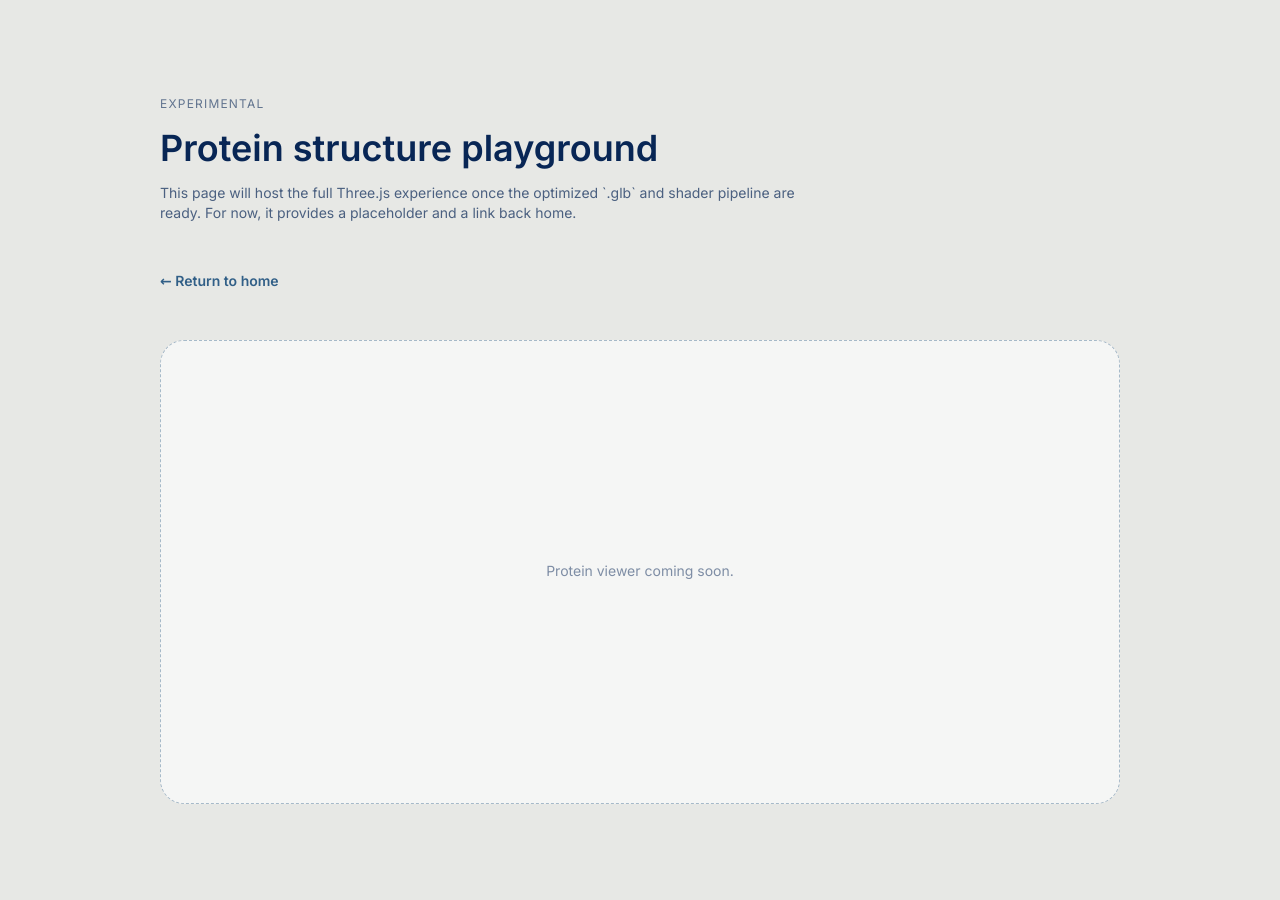
<file: protein/index.html>
<!DOCTYPE html><html lang="en"><head><meta charSet="utf-8"/><meta name="viewport" content="width=device-width, initial-scale=1"/><link rel="preload" href="/_next/static/media/4b9bb515ce6d026f-s.p.woff2" as="font" crossorigin="" type="font/woff2"/><link rel="preload" href="/_next/static/media/5611c55482296524-s.p.woff2" as="font" crossorigin="" type="font/woff2"/><link rel="preload" href="/_next/static/media/bb3ef058b751a6ad-s.p.woff2" as="font" crossorigin="" type="font/woff2"/><link rel="preload" href="/_next/static/media/e4af272ccee01ff0-s.p.woff2" as="font" crossorigin="" type="font/woff2"/><link rel="stylesheet" href="/_next/static/css/c7d456369865e49a.css" data-precedence="next"/><link rel="preload" as="script" fetchPriority="low" href="/_next/static/chunks/webpack-bdbe4af15d5a8eb9.js"/><script src="/_next/static/chunks/0937d497-6bbf3b750c9aca27.js" async=""></script><script src="/_next/static/chunks/763-15c76b848a84f926.js" async=""></script><script src="/_next/static/chunks/main-app-bf817e191f2f5bef.js" async=""></script><script src="/_next/static/chunks/app/protein/page-d358df4bdc678a12.js" async=""></script><meta name="next-size-adjust" content=""/><title>Protein Viewer | Kenneth Loi | Kenneth Loi</title><meta name="description" content="Standalone canvas for exploring the animated protein structure featured on the home page."/><link rel="canonical" href="https://kennethloi.com/"/><meta property="og:title" content="Kenneth Loi"/><meta property="og:description" content="Kenneth Loi is a UC Berkeley Biophysics graduate student in the Doudna Lab working on RNA-guided systems, CRISPR evolution, and biological discovery infrastructure."/><meta property="og:url" content="https://kennethloi.com/"/><meta property="og:site_name" content="Kenneth Loi"/><meta property="og:image" content="https://kennethloi.com/social/vipr-preview-v1.jpg"/><meta property="og:image:secure_url" content="https://kennethloi.com/social/vipr-preview-v1.jpg"/><meta property="og:image:type" content="image/jpeg"/><meta property="og:image:width" content="1200"/><meta property="og:image:height" content="630"/><meta property="og:image:alt" content="Kenneth Loi — Decoding life’s longest war. VIPR molecular complex."/><meta property="og:video" content="https://kennethloi.com/social/vipr-preview-v1.mp4"/><meta property="og:video:secure_url" content="https://kennethloi.com/social/vipr-preview-v1.mp4"/><meta property="og:video:type" content="video/mp4"/><meta property="og:video:width" content="1200"/><meta property="og:video:height" content="630"/><meta property="og:type" content="website"/><meta name="twitter:card" content="summary_large_image"/><meta name="twitter:title" content="Kenneth Loi"/><meta name="twitter:description" content="Kenneth Loi is a UC Berkeley Biophysics graduate student in the Doudna Lab working on RNA-guided systems, CRISPR evolution, and biological discovery infrastructure."/><meta name="twitter:image" content="https://kennethloi.com/social/vipr-preview-v1.jpg"/><link rel="icon" href="/favicon.ico" type="image/x-icon" sizes="16x16"/><script src="/_next/static/chunks/polyfills-42372ed130431b0a.js" noModule=""></script></head><body class="__variable_d8ebd1 __variable_e51aef __variable_4dc837 font-sans"><div class="mx-auto flex min-h-screen w-full max-w-5xl flex-col gap-12 px-4 py-16 sm:px-8 sm:py-24"><div class="space-y-4"><p class="text-xs uppercase tracking-widest text-foreground/60">Experimental</p><h1 class="text-3xl font-semibold text-foreground sm:text-4xl">Protein structure playground</h1><p class="max-w-2xl text-sm text-foreground/70">This page will host the full Three.js experience once the optimized `.glb` and shader pipeline are ready. For now, it provides a placeholder and a link back home.</p></div><a class="text-sm font-semibold text-accent" href="/">← Return to home</a><div class="flex flex-1 items-center justify-center rounded-3xl border border-dashed border-accent/40 bg-white/60 p-12 text-center text-sm text-foreground/50">Protein viewer coming soon.</div></div><script src="/_next/static/chunks/webpack-bdbe4af15d5a8eb9.js" async=""></script><script>(self.__next_f=self.__next_f||[]).push([0])</script><script>self.__next_f.push([1,"1:\"$Sreact.fragment\"\n2:I[675,[],\"\"]\n3:I[4886,[],\"\"]\n4:I[8001,[\"134\",\"static/chunks/app/protein/page-d358df4bdc678a12.js\"],\"\"]\n5:I[6673,[],\"OutletBoundary\"]\n7:I[6673,[],\"MetadataBoundary\"]\n9:I[6673,[],\"ViewportBoundary\"]\nb:I[1231,[],\"\"]\n:HL[\"/_next/static/media/4b9bb515ce6d026f-s.p.woff2\",\"font\",{\"crossOrigin\":\"\",\"type\":\"font/woff2\"}]\n:HL[\"/_next/static/media/5611c55482296524-s.p.woff2\",\"font\",{\"crossOrigin\":\"\",\"type\":\"font/woff2\"}]\n:HL[\"/_next/static/media/bb3ef058b751a6ad-s.p.woff2\",\"font\",{\"crossOrigin\":\"\",\"type\":\"font/woff2\"}]\n:HL[\"/_next/static/media/e4af272ccee01ff0-s.p.woff2\",\"font\",{\"crossOrigin\":\"\",\"type\":\"font/woff2\"}]\n:HL[\"/_next/static/css/c7d456369865e49a.css\",\"style\"]\n"])</script><script>self.__next_f.push([1,"0:{\"P\":null,\"b\":\"EZRof8Wp6MB_grMqWF9TP\",\"p\":\"\",\"c\":[\"\",\"protein\",\"\"],\"i\":false,\"f\":[[[\"\",{\"children\":[\"protein\",{\"children\":[\"__PAGE__\",{}]}]},\"$undefined\",\"$undefined\",true],[\"\",[\"$\",\"$1\",\"c\",{\"children\":[[[\"$\",\"link\",\"0\",{\"rel\":\"stylesheet\",\"href\":\"/_next/static/css/c7d456369865e49a.css\",\"precedence\":\"next\",\"crossOrigin\":\"$undefined\",\"nonce\":\"$undefined\"}]],[\"$\",\"html\",null,{\"lang\":\"en\",\"suppressHydrationWarning\":true,\"children\":[\"$\",\"body\",null,{\"className\":\"__variable_d8ebd1 __variable_e51aef __variable_4dc837 font-sans\",\"children\":[\"$\",\"$L2\",null,{\"parallelRouterKey\":\"children\",\"segmentPath\":[\"children\"],\"error\":\"$undefined\",\"errorStyles\":\"$undefined\",\"errorScripts\":\"$undefined\",\"template\":[\"$\",\"$L3\",null,{}],\"templateStyles\":\"$undefined\",\"templateScripts\":\"$undefined\",\"notFound\":[[],[[\"$\",\"title\",null,{\"children\":\"404: This page could not be found.\"}],[\"$\",\"div\",null,{\"style\":{\"fontFamily\":\"system-ui,\\\"Segoe UI\\\",Roboto,Helvetica,Arial,sans-serif,\\\"Apple Color Emoji\\\",\\\"Segoe UI Emoji\\\"\",\"height\":\"100vh\",\"textAlign\":\"center\",\"display\":\"flex\",\"flexDirection\":\"column\",\"alignItems\":\"center\",\"justifyContent\":\"center\"},\"children\":[\"$\",\"div\",null,{\"children\":[[\"$\",\"style\",null,{\"dangerouslySetInnerHTML\":{\"__html\":\"body{color:#000;background:#fff;margin:0}.next-error-h1{border-right:1px solid rgba(0,0,0,.3)}@media (prefers-color-scheme:dark){body{color:#fff;background:#000}.next-error-h1{border-right:1px solid rgba(255,255,255,.3)}}\"}}],[\"$\",\"h1\",null,{\"className\":\"next-error-h1\",\"style\":{\"display\":\"inline-block\",\"margin\":\"0 20px 0 0\",\"padding\":\"0 23px 0 0\",\"fontSize\":24,\"fontWeight\":500,\"verticalAlign\":\"top\",\"lineHeight\":\"49px\"},\"children\":404}],[\"$\",\"div\",null,{\"style\":{\"display\":\"inline-block\"},\"children\":[\"$\",\"h2\",null,{\"style\":{\"fontSize\":14,\"fontWeight\":400,\"lineHeight\":\"49px\",\"margin\":0},\"children\":\"This page could not be found.\"}]}]]}]}]]],\"forbidden\":\"$undefined\",\"unauthorized\":\"$undefined\"}]}]}]]}],{\"children\":[\"protein\",[\"$\",\"$1\",\"c\",{\"children\":[null,[\"$\",\"$L2\",null,{\"parallelRouterKey\":\"children\",\"segmentPath\":[\"children\",\"protein\",\"children\"],\"error\":\"$undefined\",\"errorStyles\":\"$undefined\",\"errorScripts\":\"$undefined\",\"template\":[\"$\",\"$L3\",null,{}],\"templateStyles\":\"$undefined\",\"templateScripts\":\"$undefined\",\"notFound\":\"$undefined\",\"forbidden\":\"$undefined\",\"unauthorized\":\"$undefined\"}]]}],{\"children\":[\"__PAGE__\",[\"$\",\"$1\",\"c\",{\"children\":[[\"$\",\"div\",null,{\"className\":\"mx-auto flex min-h-screen w-full max-w-5xl flex-col gap-12 px-4 py-16 sm:px-8 sm:py-24\",\"children\":[[\"$\",\"div\",null,{\"className\":\"space-y-4\",\"children\":[[\"$\",\"p\",null,{\"className\":\"text-xs uppercase tracking-widest text-foreground/60\",\"children\":\"Experimental\"}],[\"$\",\"h1\",null,{\"className\":\"text-3xl font-semibold text-foreground sm:text-4xl\",\"children\":\"Protein structure playground\"}],[\"$\",\"p\",null,{\"className\":\"max-w-2xl text-sm text-foreground/70\",\"children\":\"This page will host the full Three.js experience once the optimized `.glb` and shader pipeline are ready. For now, it provides a placeholder and a link back home.\"}]]}],[\"$\",\"$L4\",null,{\"href\":\"/\",\"className\":\"text-sm font-semibold text-accent\",\"children\":\"← Return to home\"}],[\"$\",\"div\",null,{\"className\":\"flex flex-1 items-center justify-center rounded-3xl border border-dashed border-accent/40 bg-white/60 p-12 text-center text-sm text-foreground/50\",\"children\":\"Protein viewer coming soon.\"}]]}],null,[\"$\",\"$L5\",null,{\"children\":\"$L6\"}]]}],{},null,false]},null,false]},null,false],[\"$\",\"$1\",\"h\",{\"children\":[null,[\"$\",\"$1\",\"FLoRncrMjWeMRpE6rfnA_\",{\"children\":[[\"$\",\"$L7\",null,{\"children\":\"$L8\"}],[\"$\",\"$L9\",null,{\"children\":\"$La\"}],[\"$\",\"meta\",null,{\"name\":\"next-size-adjust\",\"content\":\"\"}]]}]]}],false]],\"m\":\"$undefined\",\"G\":[\"$b\",\"$undefined\"],\"s\":false,\"S\":true}\n"])</script><script>self.__next_f.push([1,"a:[[\"$\",\"meta\",\"0\",{\"name\":\"viewport\",\"content\":\"width=device-width, initial-scale=1\"}]]\n"])</script><script>self.__next_f.push([1,"8:[[\"$\",\"meta\",\"0\",{\"charSet\":\"utf-8\"}],[\"$\",\"title\",\"1\",{\"children\":\"Protein Viewer | Kenneth Loi | Kenneth Loi\"}],[\"$\",\"meta\",\"2\",{\"name\":\"description\",\"content\":\"Standalone canvas for exploring the animated protein structure featured on the home page.\"}],[\"$\",\"link\",\"3\",{\"rel\":\"canonical\",\"href\":\"https://kennethloi.com/\"}],[\"$\",\"meta\",\"4\",{\"property\":\"og:title\",\"content\":\"Kenneth Loi\"}],[\"$\",\"meta\",\"5\",{\"property\":\"og:description\",\"content\":\"Kenneth Loi is a UC Berkeley Biophysics graduate student in the Doudna Lab working on RNA-guided systems, CRISPR evolution, and biological discovery infrastructure.\"}],[\"$\",\"meta\",\"6\",{\"property\":\"og:url\",\"content\":\"https://kennethloi.com/\"}],[\"$\",\"meta\",\"7\",{\"property\":\"og:site_name\",\"content\":\"Kenneth Loi\"}],[\"$\",\"meta\",\"8\",{\"property\":\"og:image\",\"content\":\"https://kennethloi.com/social/vipr-preview-v1.jpg\"}],[\"$\",\"meta\",\"9\",{\"property\":\"og:image:secure_url\",\"content\":\"https://kennethloi.com/social/vipr-preview-v1.jpg\"}],[\"$\",\"meta\",\"10\",{\"property\":\"og:image:type\",\"content\":\"image/jpeg\"}],[\"$\",\"meta\",\"11\",{\"property\":\"og:image:width\",\"content\":\"1200\"}],[\"$\",\"meta\",\"12\",{\"property\":\"og:image:height\",\"content\":\"630\"}],[\"$\",\"meta\",\"13\",{\"property\":\"og:image:alt\",\"content\":\"Kenneth Loi — Decoding life’s longest war. VIPR molecular complex.\"}],[\"$\",\"meta\",\"14\",{\"property\":\"og:video\",\"content\":\"https://kennethloi.com/social/vipr-preview-v1.mp4\"}],[\"$\",\"meta\",\"15\",{\"property\":\"og:video:secure_url\",\"content\":\"https://kennethloi.com/social/vipr-preview-v1.mp4\"}],[\"$\",\"meta\",\"16\",{\"property\":\"og:video:type\",\"content\":\"video/mp4\"}],[\"$\",\"meta\",\"17\",{\"property\":\"og:video:width\",\"content\":\"1200\"}],[\"$\",\"meta\",\"18\",{\"property\":\"og:video:height\",\"content\":\"630\"}],[\"$\",\"meta\",\"19\",{\"property\":\"og:type\",\"content\":\"website\"}],[\"$\",\"meta\",\"20\",{\"name\":\"twitter:card\",\"content\":\"summary_large_image\"}],[\"$\",\"meta\",\"21\",{\"name\":\"twitter:title\",\"content\":\"Kenneth Loi\"}],[\"$\",\"meta\",\"22\",{\"name\":\"twitter:description\",\"content\":\"Kenneth Loi is a UC Berkeley Biophysics graduate student in the Doudna Lab working on RNA-guided systems, CRISPR evolution, and biological discovery infrastructure.\"}],[\"$\",\"meta\",\"23\",{\"name\":\"twitter:image\",\"content\":\"https://kennethloi.com/social/vipr-preview-v1.jpg\"}],[\"$\",\"link\",\"24\",{\"rel\":\"icon\",\"href\":\"/favicon.ico\",\"type\":\"image/x-icon\",\"sizes\":\"16x16\"}]]\n"])</script><script>self.__next_f.push([1,"6:null\n"])</script></body></html>
</file>
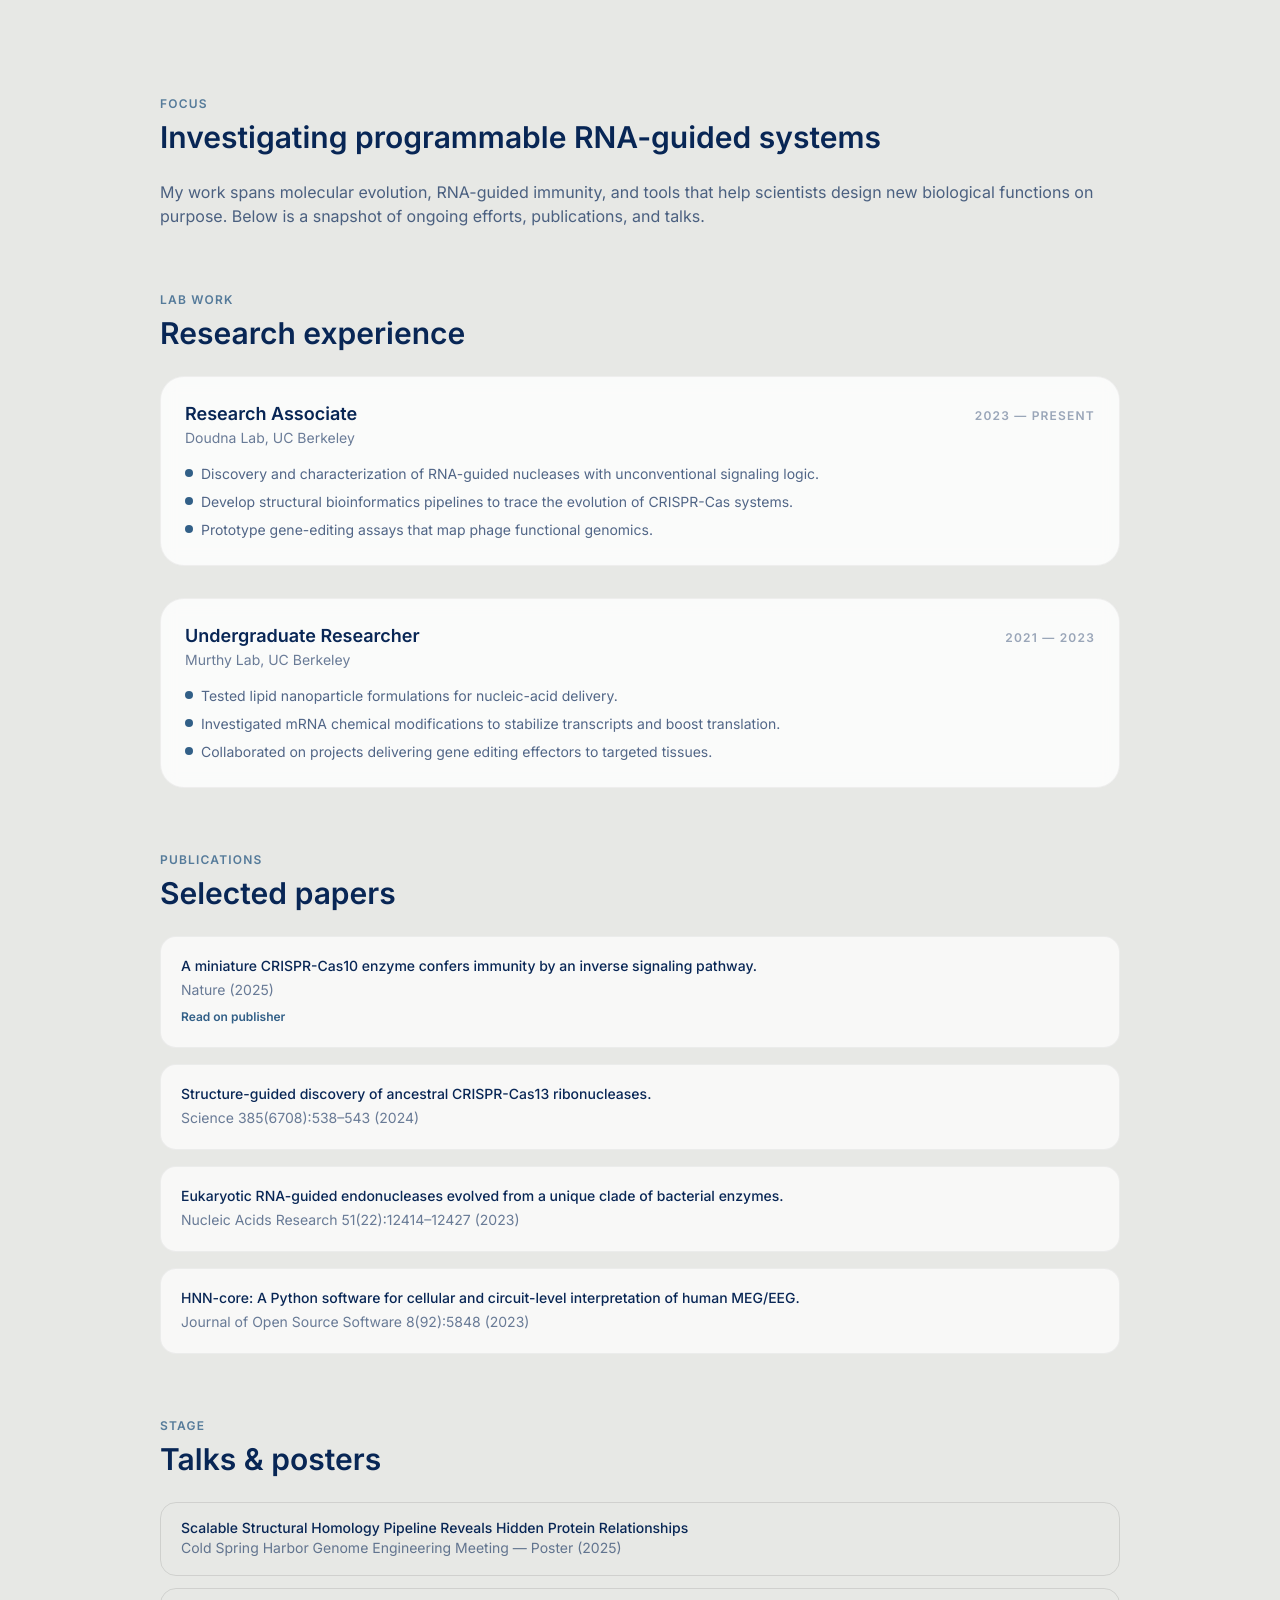
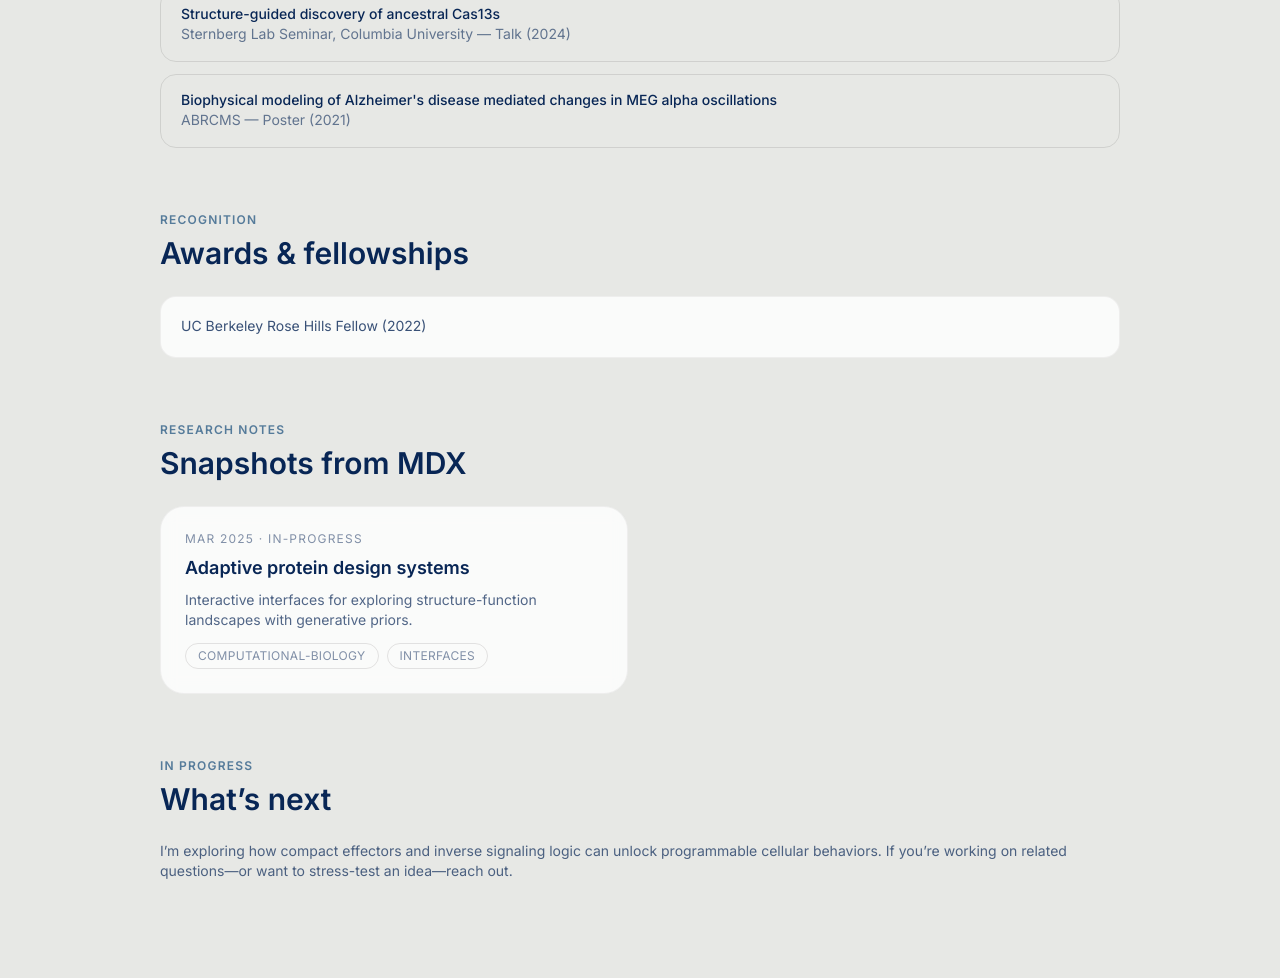
<file: research/index.html>
<!DOCTYPE html><html lang="en"><head><meta charSet="utf-8"/><meta name="viewport" content="width=device-width, initial-scale=1"/><link rel="preload" href="/_next/static/media/4b9bb515ce6d026f-s.p.woff2" as="font" crossorigin="" type="font/woff2"/><link rel="preload" href="/_next/static/media/5611c55482296524-s.p.woff2" as="font" crossorigin="" type="font/woff2"/><link rel="preload" href="/_next/static/media/bb3ef058b751a6ad-s.p.woff2" as="font" crossorigin="" type="font/woff2"/><link rel="preload" href="/_next/static/media/e4af272ccee01ff0-s.p.woff2" as="font" crossorigin="" type="font/woff2"/><link rel="stylesheet" href="/_next/static/css/c7d456369865e49a.css" data-precedence="next"/><link rel="preload" as="script" fetchPriority="low" href="/_next/static/chunks/webpack-bdbe4af15d5a8eb9.js"/><script src="/_next/static/chunks/0937d497-6bbf3b750c9aca27.js" async=""></script><script src="/_next/static/chunks/763-15c76b848a84f926.js" async=""></script><script src="/_next/static/chunks/main-app-bf817e191f2f5bef.js" async=""></script><meta name="next-size-adjust" content=""/><title>Research | Kenneth Loi | Kenneth Loi</title><meta name="description" content="Research projects and publications by Kenneth Loi."/><link rel="canonical" href="https://kennethloi.com/"/><meta property="og:title" content="Kenneth Loi"/><meta property="og:description" content="Kenneth Loi is a UC Berkeley Biophysics graduate student in the Doudna Lab working on RNA-guided systems, CRISPR evolution, and biological discovery infrastructure."/><meta property="og:url" content="https://kennethloi.com/"/><meta property="og:site_name" content="Kenneth Loi"/><meta property="og:image" content="https://kennethloi.com/social/vipr-preview-v1.jpg"/><meta property="og:image:secure_url" content="https://kennethloi.com/social/vipr-preview-v1.jpg"/><meta property="og:image:type" content="image/jpeg"/><meta property="og:image:width" content="1200"/><meta property="og:image:height" content="630"/><meta property="og:image:alt" content="Kenneth Loi — Decoding life’s longest war. VIPR molecular complex."/><meta property="og:video" content="https://kennethloi.com/social/vipr-preview-v1.mp4"/><meta property="og:video:secure_url" content="https://kennethloi.com/social/vipr-preview-v1.mp4"/><meta property="og:video:type" content="video/mp4"/><meta property="og:video:width" content="1200"/><meta property="og:video:height" content="630"/><meta property="og:type" content="website"/><meta name="twitter:card" content="summary_large_image"/><meta name="twitter:title" content="Kenneth Loi"/><meta name="twitter:description" content="Kenneth Loi is a UC Berkeley Biophysics graduate student in the Doudna Lab working on RNA-guided systems, CRISPR evolution, and biological discovery infrastructure."/><meta name="twitter:image" content="https://kennethloi.com/social/vipr-preview-v1.jpg"/><link rel="icon" href="/favicon.ico" type="image/x-icon" sizes="16x16"/><script src="/_next/static/chunks/polyfills-42372ed130431b0a.js" noModule=""></script></head><body class="__variable_d8ebd1 __variable_e51aef __variable_4dc837 font-sans"><div class="mx-auto flex w-full max-w-5xl flex-col gap-16 px-4 py-16 sm:px-8 sm:py-24"><section class="space-y-6"><div><p class="text-xs font-semibold uppercase tracking-widest text-accent/80">Focus</p><h2 class="mt-2 text-2xl font-semibold text-foreground sm:text-3xl">Investigating programmable RNA-guided systems</h2></div><div class="space-y-4 text-foreground/80"><p class="text-foreground/70">My work spans molecular evolution, RNA-guided immunity, and tools that help scientists design new biological functions on purpose. Below is a snapshot of ongoing efforts, publications, and talks.</p></div></section><section class="space-y-6"><div><p class="text-xs font-semibold uppercase tracking-widest text-accent/80">Lab Work</p><h2 class="mt-2 text-2xl font-semibold text-foreground sm:text-3xl">Research experience</h2></div><div class="space-y-4 text-foreground/80"><div class="space-y-8"><article class="rounded-3xl border border-black/5 bg-white/80 p-6 backdrop-blur"><header class="flex flex-wrap items-baseline justify-between gap-3"><div><h3 class="text-lg font-semibold text-foreground">Research Associate</h3><p class="text-sm text-foreground/60">Doudna Lab, UC Berkeley</p></div><p class="text-xs font-semibold uppercase tracking-widest text-foreground/40">2023 — present</p></header><ul class="mt-4 space-y-2 text-sm text-foreground/70"><li class="flex gap-2"><span aria-hidden="true" class="mt-1 block h-2 w-2 rounded-full bg-accent"></span><span>Discovery and characterization of RNA-guided nucleases with unconventional signaling logic.</span></li><li class="flex gap-2"><span aria-hidden="true" class="mt-1 block h-2 w-2 rounded-full bg-accent"></span><span>Develop structural bioinformatics pipelines to trace the evolution of CRISPR-Cas systems.</span></li><li class="flex gap-2"><span aria-hidden="true" class="mt-1 block h-2 w-2 rounded-full bg-accent"></span><span>Prototype gene-editing assays that map phage functional genomics.</span></li></ul></article><article class="rounded-3xl border border-black/5 bg-white/80 p-6 backdrop-blur"><header class="flex flex-wrap items-baseline justify-between gap-3"><div><h3 class="text-lg font-semibold text-foreground">Undergraduate Researcher</h3><p class="text-sm text-foreground/60">Murthy Lab, UC Berkeley</p></div><p class="text-xs font-semibold uppercase tracking-widest text-foreground/40">2021 — 2023</p></header><ul class="mt-4 space-y-2 text-sm text-foreground/70"><li class="flex gap-2"><span aria-hidden="true" class="mt-1 block h-2 w-2 rounded-full bg-accent"></span><span>Tested lipid nanoparticle formulations for nucleic-acid delivery.</span></li><li class="flex gap-2"><span aria-hidden="true" class="mt-1 block h-2 w-2 rounded-full bg-accent"></span><span>Investigated mRNA chemical modifications to stabilize transcripts and boost translation.</span></li><li class="flex gap-2"><span aria-hidden="true" class="mt-1 block h-2 w-2 rounded-full bg-accent"></span><span>Collaborated on projects delivering gene editing effectors to targeted tissues.</span></li></ul></article></div></div></section><section class="space-y-6"><div><p class="text-xs font-semibold uppercase tracking-widest text-accent/80">Publications</p><h2 class="mt-2 text-2xl font-semibold text-foreground sm:text-3xl">Selected papers</h2></div><div class="space-y-4 text-foreground/80"><ol class="space-y-4 text-sm text-foreground/80"><li class="rounded-2xl border border-black/5 bg-white/70 p-5"><p class="font-medium text-foreground">A miniature CRISPR-Cas10 enzyme confers immunity by an inverse signaling pathway.</p><p class="mt-1 text-foreground/60">Nature (2025)</p><a href="https://doi.org/10.1038/s41586-025-09569-9" class="mt-2 inline-block text-xs font-semibold text-accent">Read on publisher</a></li><li class="rounded-2xl border border-black/5 bg-white/70 p-5"><p class="font-medium text-foreground">Structure-guided discovery of ancestral CRISPR-Cas13 ribonucleases.</p><p class="mt-1 text-foreground/60">Science 385(6708):538–543 (2024)</p></li><li class="rounded-2xl border border-black/5 bg-white/70 p-5"><p class="font-medium text-foreground">Eukaryotic RNA-guided endonucleases evolved from a unique clade of bacterial enzymes.</p><p class="mt-1 text-foreground/60">Nucleic Acids Research 51(22):12414–12427 (2023)</p></li><li class="rounded-2xl border border-black/5 bg-white/70 p-5"><p class="font-medium text-foreground">HNN-core: A Python software for cellular and circuit-level interpretation of human MEG/EEG.</p><p class="mt-1 text-foreground/60">Journal of Open Source Software 8(92):5848 (2023)</p></li></ol></div></section><section class="space-y-6"><div><p class="text-xs font-semibold uppercase tracking-widest text-accent/80">Stage</p><h2 class="mt-2 text-2xl font-semibold text-foreground sm:text-3xl">Talks &amp; posters</h2></div><div class="space-y-4 text-foreground/80"><ul class="space-y-3 text-sm text-foreground/80"><li class="rounded-2xl border border-black/10 px-5 py-4"><p class="font-medium text-foreground">Scalable Structural Homology Pipeline Reveals Hidden Protein Relationships</p><p class="text-foreground/60">Cold Spring Harbor Genome Engineering Meeting — Poster (2025)</p></li><li class="rounded-2xl border border-black/10 px-5 py-4"><p class="font-medium text-foreground">Structure-guided discovery of ancestral Cas13s</p><p class="text-foreground/60">Sternberg Lab Seminar, Columbia University — Talk (2024)</p></li><li class="rounded-2xl border border-black/10 px-5 py-4"><p class="font-medium text-foreground">Biophysical modeling of Alzheimer&#x27;s disease mediated changes in MEG alpha oscillations</p><p class="text-foreground/60">ABRCMS — Poster (2021)</p></li></ul></div></section><section class="space-y-6"><div><p class="text-xs font-semibold uppercase tracking-widest text-accent/80">Recognition</p><h2 class="mt-2 text-2xl font-semibold text-foreground sm:text-3xl">Awards &amp; fellowships</h2></div><div class="space-y-4 text-foreground/80"><p class="rounded-2xl border border-black/5 bg-white/80 p-5 text-sm text-foreground/80">UC Berkeley Rose Hills Fellow (2022)</p></div></section><section class="space-y-6"><div><p class="text-xs font-semibold uppercase tracking-widest text-accent/80">Research notes</p><h2 class="mt-2 text-2xl font-semibold text-foreground sm:text-3xl">Snapshots from MDX</h2></div><div class="space-y-4 text-foreground/80"><div class="grid gap-6 sm:grid-cols-2"><article class="rounded-3xl border border-black/5 bg-white/80 p-6 backdrop-blur"><p class="text-xs uppercase tracking-widest text-foreground/50">Mar 2025<!-- --> · <!-- -->in-progress</p><h3 class="mt-2 text-lg font-semibold text-foreground">Adaptive protein design systems</h3><p class="mt-2 text-sm text-foreground/70">Interactive interfaces for exploring structure-function landscapes with generative priors.</p><ul class="mt-3 flex flex-wrap gap-2 text-xs uppercase tracking-wide text-foreground/50"><li class="rounded-full border border-black/10 px-3 py-1">computational-biology</li><li class="rounded-full border border-black/10 px-3 py-1">interfaces</li></ul></article></div></div></section><section class="space-y-6"><div><p class="text-xs font-semibold uppercase tracking-widest text-accent/80">In progress</p><h2 class="mt-2 text-2xl font-semibold text-foreground sm:text-3xl">What’s next</h2></div><div class="space-y-4 text-foreground/80"><p class="text-sm text-foreground/70">I’m exploring how compact effectors and inverse signaling logic can unlock programmable cellular behaviors. If you’re working on related questions—or want to stress-test an idea—reach out.</p></div></section></div><script src="/_next/static/chunks/webpack-bdbe4af15d5a8eb9.js" async=""></script><script>(self.__next_f=self.__next_f||[]).push([0])</script><script>self.__next_f.push([1,"1:\"$Sreact.fragment\"\n2:I[675,[],\"\"]\n3:I[4886,[],\"\"]\n4:I[6673,[],\"OutletBoundary\"]\n6:I[6673,[],\"MetadataBoundary\"]\n8:I[6673,[],\"ViewportBoundary\"]\na:I[1231,[],\"\"]\n:HL[\"/_next/static/media/4b9bb515ce6d026f-s.p.woff2\",\"font\",{\"crossOrigin\":\"\",\"type\":\"font/woff2\"}]\n:HL[\"/_next/static/media/5611c55482296524-s.p.woff2\",\"font\",{\"crossOrigin\":\"\",\"type\":\"font/woff2\"}]\n:HL[\"/_next/static/media/bb3ef058b751a6ad-s.p.woff2\",\"font\",{\"crossOrigin\":\"\",\"type\":\"font/woff2\"}]\n:HL[\"/_next/static/media/e4af272ccee01ff0-s.p.woff2\",\"font\",{\"crossOrigin\":\"\",\"type\":\"font/woff2\"}]\n:HL[\"/_next/static/css/c7d456369865e49a.css\",\"style\"]\n"])</script><script>self.__next_f.push([1,"0:{\"P\":null,\"b\":\"EZRof8Wp6MB_grMqWF9TP\",\"p\":\"\",\"c\":[\"\",\"research\",\"\"],\"i\":false,\"f\":[[[\"\",{\"children\":[\"research\",{\"children\":[\"__PAGE__\",{}]}]},\"$undefined\",\"$undefined\",true],[\"\",[\"$\",\"$1\",\"c\",{\"children\":[[[\"$\",\"link\",\"0\",{\"rel\":\"stylesheet\",\"href\":\"/_next/static/css/c7d456369865e49a.css\",\"precedence\":\"next\",\"crossOrigin\":\"$undefined\",\"nonce\":\"$undefined\"}]],[\"$\",\"html\",null,{\"lang\":\"en\",\"suppressHydrationWarning\":true,\"children\":[\"$\",\"body\",null,{\"className\":\"__variable_d8ebd1 __variable_e51aef __variable_4dc837 font-sans\",\"children\":[\"$\",\"$L2\",null,{\"parallelRouterKey\":\"children\",\"segmentPath\":[\"children\"],\"error\":\"$undefined\",\"errorStyles\":\"$undefined\",\"errorScripts\":\"$undefined\",\"template\":[\"$\",\"$L3\",null,{}],\"templateStyles\":\"$undefined\",\"templateScripts\":\"$undefined\",\"notFound\":[[],[[\"$\",\"title\",null,{\"children\":\"404: This page could not be found.\"}],[\"$\",\"div\",null,{\"style\":{\"fontFamily\":\"system-ui,\\\"Segoe UI\\\",Roboto,Helvetica,Arial,sans-serif,\\\"Apple Color Emoji\\\",\\\"Segoe UI Emoji\\\"\",\"height\":\"100vh\",\"textAlign\":\"center\",\"display\":\"flex\",\"flexDirection\":\"column\",\"alignItems\":\"center\",\"justifyContent\":\"center\"},\"children\":[\"$\",\"div\",null,{\"children\":[[\"$\",\"style\",null,{\"dangerouslySetInnerHTML\":{\"__html\":\"body{color:#000;background:#fff;margin:0}.next-error-h1{border-right:1px solid rgba(0,0,0,.3)}@media (prefers-color-scheme:dark){body{color:#fff;background:#000}.next-error-h1{border-right:1px solid rgba(255,255,255,.3)}}\"}}],[\"$\",\"h1\",null,{\"className\":\"next-error-h1\",\"style\":{\"display\":\"inline-block\",\"margin\":\"0 20px 0 0\",\"padding\":\"0 23px 0 0\",\"fontSize\":24,\"fontWeight\":500,\"verticalAlign\":\"top\",\"lineHeight\":\"49px\"},\"children\":404}],[\"$\",\"div\",null,{\"style\":{\"display\":\"inline-block\"},\"children\":[\"$\",\"h2\",null,{\"style\":{\"fontSize\":14,\"fontWeight\":400,\"lineHeight\":\"49px\",\"margin\":0},\"children\":\"This page could not be found.\"}]}]]}]}]]],\"forbidden\":\"$undefined\",\"unauthorized\":\"$undefined\"}]}]}]]}],{\"children\":[\"research\",[\"$\",\"$1\",\"c\",{\"children\":[null,[\"$\",\"$L2\",null,{\"parallelRouterKey\":\"children\",\"segmentPath\":[\"children\",\"research\",\"children\"],\"error\":\"$undefined\",\"errorStyles\":\"$undefined\",\"errorScripts\":\"$undefined\",\"template\":[\"$\",\"$L3\",null,{}],\"templateStyles\":\"$undefined\",\"templateScripts\":\"$undefined\",\"notFound\":\"$undefined\",\"forbidden\":\"$undefined\",\"unauthorized\":\"$undefined\"}]]}],{\"children\":[\"__PAGE__\",[\"$\",\"$1\",\"c\",{\"children\":[[\"$\",\"div\",null,{\"className\":\"mx-auto flex w-full max-w-5xl flex-col gap-16 px-4 py-16 sm:px-8 sm:py-24\",\"children\":[[\"$\",\"section\",null,{\"className\":\"space-y-6\",\"children\":[[\"$\",\"div\",null,{\"children\":[[\"$\",\"p\",null,{\"className\":\"text-xs font-semibold uppercase tracking-widest text-accent/80\",\"children\":\"Focus\"}],[\"$\",\"h2\",null,{\"className\":\"mt-2 text-2xl font-semibold text-foreground sm:text-3xl\",\"children\":\"Investigating programmable RNA-guided systems\"}]]}],[\"$\",\"div\",null,{\"className\":\"space-y-4 text-foreground/80\",\"children\":[\"$\",\"p\",null,{\"className\":\"text-foreground/70\",\"children\":\"My work spans molecular evolution, RNA-guided immunity, and tools that help scientists design new biological functions on purpose. Below is a snapshot of ongoing efforts, publications, and talks.\"}]}]]}],[\"$\",\"section\",null,{\"className\":\"space-y-6\",\"children\":[[\"$\",\"div\",null,{\"children\":[[\"$\",\"p\",null,{\"className\":\"text-xs font-semibold uppercase tracking-widest text-accent/80\",\"children\":\"Lab Work\"}],[\"$\",\"h2\",null,{\"className\":\"mt-2 text-2xl font-semibold text-foreground sm:text-3xl\",\"children\":\"Research experience\"}]]}],[\"$\",\"div\",null,{\"className\":\"space-y-4 text-foreground/80\",\"children\":[\"$\",\"div\",null,{\"className\":\"space-y-8\",\"children\":[[\"$\",\"article\",\"Research Associate\",{\"className\":\"rounded-3xl border border-black/5 bg-white/80 p-6 backdrop-blur\",\"children\":[[\"$\",\"header\",null,{\"className\":\"flex flex-wrap items-baseline justify-between gap-3\",\"children\":[[\"$\",\"div\",null,{\"children\":[[\"$\",\"h3\",null,{\"className\":\"text-lg font-semibold text-foreground\",\"children\":\"Research Associate\"}],[\"$\",\"p\",null,{\"className\":\"text-sm text-foreground/60\",\"children\":\"Doudna Lab, UC Berkeley\"}]]}],[\"$\",\"p\",null,{\"className\":\"text-xs font-semibold uppercase tracking-widest text-foreground/40\",\"children\":\"2023 — present\"}]]}],[\"$\",\"ul\",null,{\"className\":\"mt-4 space-y-2 text-sm text-foreground/70\",\"children\":[[\"$\",\"li\",\"Discovery and characterization of RNA-guided nucleases with unconventional signaling logic.\",{\"className\":\"flex gap-2\",\"children\":[[\"$\",\"span\",null,{\"aria-hidden\":true,\"className\":\"mt-1 block h-2 w-2 rounded-full bg-accent\"}],[\"$\",\"span\",null,{\"children\":\"Discovery and characterization of RNA-guided nucleases with unconventional signaling logic.\"}]]}],[\"$\",\"li\",\"Develop structural bioinformatics pipelines to trace the evolution of CRISPR-Cas systems.\",{\"className\":\"flex gap-2\",\"children\":[[\"$\",\"span\",null,{\"aria-hidden\":true,\"className\":\"mt-1 block h-2 w-2 rounded-full bg-accent\"}],[\"$\",\"span\",null,{\"children\":\"Develop structural bioinformatics pipelines to trace the evolution of CRISPR-Cas systems.\"}]]}],[\"$\",\"li\",\"Prototype gene-editing assays that map phage functional genomics.\",{\"className\":\"flex gap-2\",\"children\":[[\"$\",\"span\",null,{\"aria-hidden\":true,\"className\":\"mt-1 block h-2 w-2 rounded-full bg-accent\"}],[\"$\",\"span\",null,{\"children\":\"Prototype gene-editing assays that map phage functional genomics.\"}]]}]]}]]}],[\"$\",\"article\",\"Undergraduate Researcher\",{\"className\":\"rounded-3xl border border-black/5 bg-white/80 p-6 backdrop-blur\",\"children\":[[\"$\",\"header\",null,{\"className\":\"flex flex-wrap items-baseline justify-between gap-3\",\"children\":[[\"$\",\"div\",null,{\"children\":[[\"$\",\"h3\",null,{\"className\":\"text-lg font-semibold text-foreground\",\"children\":\"Undergraduate Researcher\"}],[\"$\",\"p\",null,{\"className\":\"text-sm text-foreground/60\",\"children\":\"Murthy Lab, UC Berkeley\"}]]}],[\"$\",\"p\",null,{\"className\":\"text-xs font-semibold uppercase tracking-widest text-foreground/40\",\"children\":\"2021 — 2023\"}]]}],[\"$\",\"ul\",null,{\"className\":\"mt-4 space-y-2 text-sm text-foreground/70\",\"children\":[[\"$\",\"li\",\"Tested lipid nanoparticle formulations for nucleic-acid delivery.\",{\"className\":\"flex gap-2\",\"children\":[[\"$\",\"span\",null,{\"aria-hidden\":true,\"className\":\"mt-1 block h-2 w-2 rounded-full bg-accent\"}],[\"$\",\"span\",null,{\"children\":\"Tested lipid nanoparticle formulations for nucleic-acid delivery.\"}]]}],[\"$\",\"li\",\"Investigated mRNA chemical modifications to stabilize transcripts and boost translation.\",{\"className\":\"flex gap-2\",\"children\":[[\"$\",\"span\",null,{\"aria-hidden\":true,\"className\":\"mt-1 block h-2 w-2 rounded-full bg-accent\"}],[\"$\",\"span\",null,{\"children\":\"Investigated mRNA chemical modifications to stabilize transcripts and boost translation.\"}]]}],[\"$\",\"li\",\"Collaborated on projects delivering gene editing effectors to targeted tissues.\",{\"className\":\"flex gap-2\",\"children\":[[\"$\",\"span\",null,{\"aria-hidden\":true,\"className\":\"mt-1 block h-2 w-2 rounded-full bg-accent\"}],[\"$\",\"span\",null,{\"children\":\"Collaborated on projects delivering gene editing effectors to targeted tissues.\"}]]}]]}]]}]]}]}]]}],[\"$\",\"section\",null,{\"className\":\"space-y-6\",\"children\":[[\"$\",\"div\",null,{\"children\":[[\"$\",\"p\",null,{\"className\":\"text-xs font-semibold uppercase tracking-widest text-accent/80\",\"children\":\"Publications\"}],[\"$\",\"h2\",null,{\"className\":\"mt-2 text-2xl font-semibold text-foreground sm:text-3xl\",\"children\":\"Selected papers\"}]]}],[\"$\",\"div\",null,{\"className\":\"space-y-4 text-foreground/80\",\"children\":[\"$\",\"ol\",null,{\"className\":\"space-y-4 text-sm text-foreground/80\",\"children\":[[\"$\",\"li\",\"A miniature CRISPR-Cas10 enzyme confers immunity by an inverse signaling pathway.\",{\"className\":\"rounded-2xl border border-black/5 bg-white/70 p-5\",\"children\":[[\"$\",\"p\",null,{\"className\":\"font-medium text-foreground\",\"children\":\"A miniature CRISPR-Cas10 enzyme confers immunity by an inverse signaling pathway.\"}],[\"$\",\"p\",null,{\"className\":\"mt-1 text-foreground/60\",\"children\":\"Nature (2025)\"}],[\"$\",\"a\",null,{\"href\":\"https://doi.org/10.1038/s41586-025-09569-9\",\"className\":\"mt-2 inline-block text-xs font-semibold text-accent\",\"children\":\"Read on publisher\"}]]}],[\"$\",\"li\",\"Structure-guided discovery of ancestral CRISPR-Cas13 ribonucleases.\",{\"className\":\"rounded-2xl border border-black/5 bg-white/70 p-5\",\"children\":[[\"$\",\"p\",null,{\"className\":\"font-medium text-foreground\",\"children\":\"Structure-guided discovery of ancestral CRISPR-Cas13 ribonucleases.\"}],[\"$\",\"p\",null,{\"className\":\"mt-1 text-foreground/60\",\"children\":\"Science 385(6708):538–543 (2024)\"}],null]}],[\"$\",\"li\",\"Eukaryotic RNA-guided endonucleases evolved from a unique clade of bacterial enzymes.\",{\"className\":\"rounded-2xl border border-black/5 bg-white/70 p-5\",\"children\":[[\"$\",\"p\",null,{\"className\":\"font-medium text-foreground\",\"children\":\"Eukaryotic RNA-guided endonucleases evolved from a unique clade of bacterial enzymes.\"}],[\"$\",\"p\",null,{\"className\":\"mt-1 text-foreground/60\",\"children\":\"Nucleic Acids Research 51(22):12414–12427 (2023)\"}],null]}],[\"$\",\"li\",\"HNN-core: A Python software for cellular and circuit-level interpretation of human MEG/EEG.\",{\"className\":\"rounded-2xl border border-black/5 bg-white/70 p-5\",\"children\":[[\"$\",\"p\",null,{\"className\":\"font-medium text-foreground\",\"children\":\"HNN-core: A Python software for cellular and circuit-level interpretation of human MEG/EEG.\"}],[\"$\",\"p\",null,{\"className\":\"mt-1 text-foreground/60\",\"children\":\"Journal of Open Source Software 8(92):5848 (2023)\"}],null]}]]}]}]]}],[\"$\",\"section\",null,{\"className\":\"space-y-6\",\"children\":[[\"$\",\"div\",null,{\"children\":[[\"$\",\"p\",null,{\"className\":\"text-xs font-semibold uppercase tracking-widest text-accent/80\",\"children\":\"Stage\"}],[\"$\",\"h2\",null,{\"className\":\"mt-2 text-2xl font-semibold text-foreground sm:text-3xl\",\"children\":\"Talks \u0026 posters\"}]]}],[\"$\",\"div\",null,{\"className\":\"space-y-4 text-foreground/80\",\"children\":[\"$\",\"ul\",null,{\"className\":\"space-y-3 text-sm text-foreground/80\",\"children\":[[\"$\",\"li\",\"Scalable Structural Homology Pipeline Reveals Hidden Protein Relationships\",{\"className\":\"rounded-2xl border border-black/10 px-5 py-4\",\"children\":[[\"$\",\"p\",null,{\"className\":\"font-medium text-foreground\",\"children\":\"Scalable Structural Homology Pipeline Reveals Hidden Protein Relationships\"}],[\"$\",\"p\",null,{\"className\":\"text-foreground/60\",\"children\":\"Cold Spring Harbor Genome Engineering Meeting — Poster (2025)\"}]]}],[\"$\",\"li\",\"Structure-guided discovery of ancestral Cas13s\",{\"className\":\"rounded-2xl border border-black/10 px-5 py-4\",\"children\":[[\"$\",\"p\",null,{\"className\":\"font-medium text-foreground\",\"children\":\"Structure-guided discovery of ancestral Cas13s\"}],[\"$\",\"p\",null,{\"className\":\"text-foreground/60\",\"children\":\"Sternberg Lab Seminar, Columbia University — Talk (2024)\"}]]}],[\"$\",\"li\",\"Biophysical modeling of Alzheimer's disease mediated changes in MEG alpha oscillations\",{\"className\":\"rounded-2xl border border-black/10 px-5 py-4\",\"children\":[[\"$\",\"p\",null,{\"className\":\"font-medium text-foreground\",\"children\":\"Biophysical modeling of Alzheimer's disease mediated changes in MEG alpha oscillations\"}],[\"$\",\"p\",null,{\"className\":\"text-foreground/60\",\"children\":\"ABRCMS — Poster (2021)\"}]]}]]}]}]]}],[\"$\",\"section\",null,{\"className\":\"space-y-6\",\"children\":[[\"$\",\"div\",null,{\"children\":[[\"$\",\"p\",null,{\"className\":\"text-xs font-semibold uppercase tracking-widest text-accent/80\",\"children\":\"Recognition\"}],[\"$\",\"h2\",null,{\"className\":\"mt-2 text-2xl font-semibold text-foreground sm:text-3xl\",\"children\":\"Awards \u0026 fellowships\"}]]}],[\"$\",\"div\",null,{\"className\":\"space-y-4 text-foreground/80\",\"children\":[\"$\",\"p\",null,{\"className\":\"rounded-2xl border border-black/5 bg-white/80 p-5 text-sm text-foreground/80\",\"children\":\"UC Berkeley Rose Hills Fellow (2022)\"}]}]]}],[\"$\",\"section\",null,{\"className\":\"space-y-6\",\"children\":[[\"$\",\"div\",null,{\"children\":[[\"$\",\"p\",null,{\"className\":\"text-xs font-semibold uppercase tracking-widest text-accent/80\",\"children\":\"Research notes\"}],[\"$\",\"h2\",null,{\"className\":\"mt-2 text-2xl font-semibold text-foreground sm:text-3xl\",\"children\":\"Snapshots from MDX\"}]]}],[\"$\",\"div\",null,{\"className\":\"space-y-4 text-foreground/80\",\"children\":[\"$\",\"div\",null,{\"className\":\"grid gap-6 sm:grid-cols-2\",\"children\":[[\"$\",\"article\",\"adaptive-protein-systems\",{\"className\":\"rounded-3xl border border-black/5 bg-white/80 p-6 backdrop-blur\",\"children\":[[\"$\",\"p\",null,{\"className\":\"text-xs uppercase tracking-widest text-foreground/50\",\"children\":[\"Mar 2025\",\" · \",\"in-progress\"]}],[\"$\",\"h3\",null,{\"className\":\"mt-2 text-lg font-semibold text-foreground\",\"children\":\"Adaptive protein design systems\"}],[\"$\",\"p\",null,{\"className\":\"mt-2 text-sm text-foreground/70\",\"children\":\"Interactive interfaces for exploring structure-function landscapes with generative priors.\"}],[\"$\",\"ul\",null,{\"className\":\"mt-3 flex flex-wrap gap-2 text-xs uppercase tracking-wide text-foreground/50\",\"children\":[[\"$\",\"li\",\"computational-biology\",{\"className\":\"rounded-full border border-black/10 px-3 py-1\",\"children\":\"computational-biology\"}],[\"$\",\"li\",\"interfaces\",{\"className\":\"rounded-full border border-black/10 px-3 py-1\",\"children\":\"interfaces\"}]]}]]}]]}]}]]}],[\"$\",\"section\",null,{\"className\":\"space-y-6\",\"children\":[[\"$\",\"div\",null,{\"children\":[[\"$\",\"p\",null,{\"className\":\"text-xs font-semibold uppercase tracking-widest text-accent/80\",\"children\":\"In progress\"}],[\"$\",\"h2\",null,{\"className\":\"mt-2 text-2xl font-semibold text-foreground sm:text-3xl\",\"children\":\"What’s next\"}]]}],[\"$\",\"div\",null,{\"className\":\"space-y-4 text-foreground/80\",\"children\":[\"$\",\"p\",null,{\"className\":\"text-sm text-foreground/70\",\"children\":\"I’m exploring how compact effectors and inverse signaling logic can unlock programmable cellular behaviors. If you’re working on related questions—or want to stress-test an idea—reach out.\"}]}]]}]]}],null,[\"$\",\"$L4\",null,{\"children\":\"$L5\"}]]}],{},null,false]},null,false]},null,false],[\"$\",\"$1\",\"h\",{\"children\":[null,[\"$\",\"$1\",\"zWsSXtyq3Rrf17ine0qU1\",{\"children\":[[\"$\",\"$L6\",null,{\"children\":\"$L7\"}],[\"$\",\"$L8\",null,{\"children\":\"$L9\"}],[\"$\",\"meta\",null,{\"name\":\"next-size-adjust\",\"content\":\"\"}]]}]]}],false]],\"m\":\"$undefined\",\"G\":[\"$a\",\"$undefined\"],\"s\":false,\"S\":true}\n"])</script><script>self.__next_f.push([1,"9:[[\"$\",\"meta\",\"0\",{\"name\":\"viewport\",\"content\":\"width=device-width, initial-scale=1\"}]]\n"])</script><script>self.__next_f.push([1,"7:[[\"$\",\"meta\",\"0\",{\"charSet\":\"utf-8\"}],[\"$\",\"title\",\"1\",{\"children\":\"Research | Kenneth Loi | Kenneth Loi\"}],[\"$\",\"meta\",\"2\",{\"name\":\"description\",\"content\":\"Research projects and publications by Kenneth Loi.\"}],[\"$\",\"link\",\"3\",{\"rel\":\"canonical\",\"href\":\"https://kennethloi.com/\"}],[\"$\",\"meta\",\"4\",{\"property\":\"og:title\",\"content\":\"Kenneth Loi\"}],[\"$\",\"meta\",\"5\",{\"property\":\"og:description\",\"content\":\"Kenneth Loi is a UC Berkeley Biophysics graduate student in the Doudna Lab working on RNA-guided systems, CRISPR evolution, and biological discovery infrastructure.\"}],[\"$\",\"meta\",\"6\",{\"property\":\"og:url\",\"content\":\"https://kennethloi.com/\"}],[\"$\",\"meta\",\"7\",{\"property\":\"og:site_name\",\"content\":\"Kenneth Loi\"}],[\"$\",\"meta\",\"8\",{\"property\":\"og:image\",\"content\":\"https://kennethloi.com/social/vipr-preview-v1.jpg\"}],[\"$\",\"meta\",\"9\",{\"property\":\"og:image:secure_url\",\"content\":\"https://kennethloi.com/social/vipr-preview-v1.jpg\"}],[\"$\",\"meta\",\"10\",{\"property\":\"og:image:type\",\"content\":\"image/jpeg\"}],[\"$\",\"meta\",\"11\",{\"property\":\"og:image:width\",\"content\":\"1200\"}],[\"$\",\"meta\",\"12\",{\"property\":\"og:image:height\",\"content\":\"630\"}],[\"$\",\"meta\",\"13\",{\"property\":\"og:image:alt\",\"content\":\"Kenneth Loi — Decoding life’s longest war. VIPR molecular complex.\"}],[\"$\",\"meta\",\"14\",{\"property\":\"og:video\",\"content\":\"https://kennethloi.com/social/vipr-preview-v1.mp4\"}],[\"$\",\"meta\",\"15\",{\"property\":\"og:video:secure_url\",\"content\":\"https://kennethloi.com/social/vipr-preview-v1.mp4\"}],[\"$\",\"meta\",\"16\",{\"property\":\"og:video:type\",\"content\":\"video/mp4\"}],[\"$\",\"meta\",\"17\",{\"property\":\"og:video:width\",\"content\":\"1200\"}],[\"$\",\"meta\",\"18\",{\"property\":\"og:video:height\",\"content\":\"630\"}],[\"$\",\"meta\",\"19\",{\"property\":\"og:type\",\"content\":\"website\"}],[\"$\",\"meta\",\"20\",{\"name\":\"twitter:card\",\"content\":\"summary_large_image\"}],[\"$\",\"meta\",\"21\",{\"name\":\"twitter:title\",\"content\":\"Kenneth Loi\"}],[\"$\",\"meta\",\"22\",{\"name\":\"twitter:description\",\"content\":\"Kenneth Loi is a UC Berkeley Biophysics graduate student in the Doudna Lab working on RNA-guided systems, CRISPR evolution, and biological discovery infrastructure.\"}],[\"$\",\"meta\",\"23\",{\"name\":\"twitter:image\",\"content\":\"https://kennethloi.com/social/vipr-preview-v1.jpg\"}],[\"$\",\"link\",\"24\",{\"rel\":\"icon\",\"href\":\"/favicon.ico\",\"type\":\"image/x-icon\",\"sizes\":\"16x16\"}]]\n"])</script><script>self.__next_f.push([1,"5:null\n"])</script></body></html>
</file>
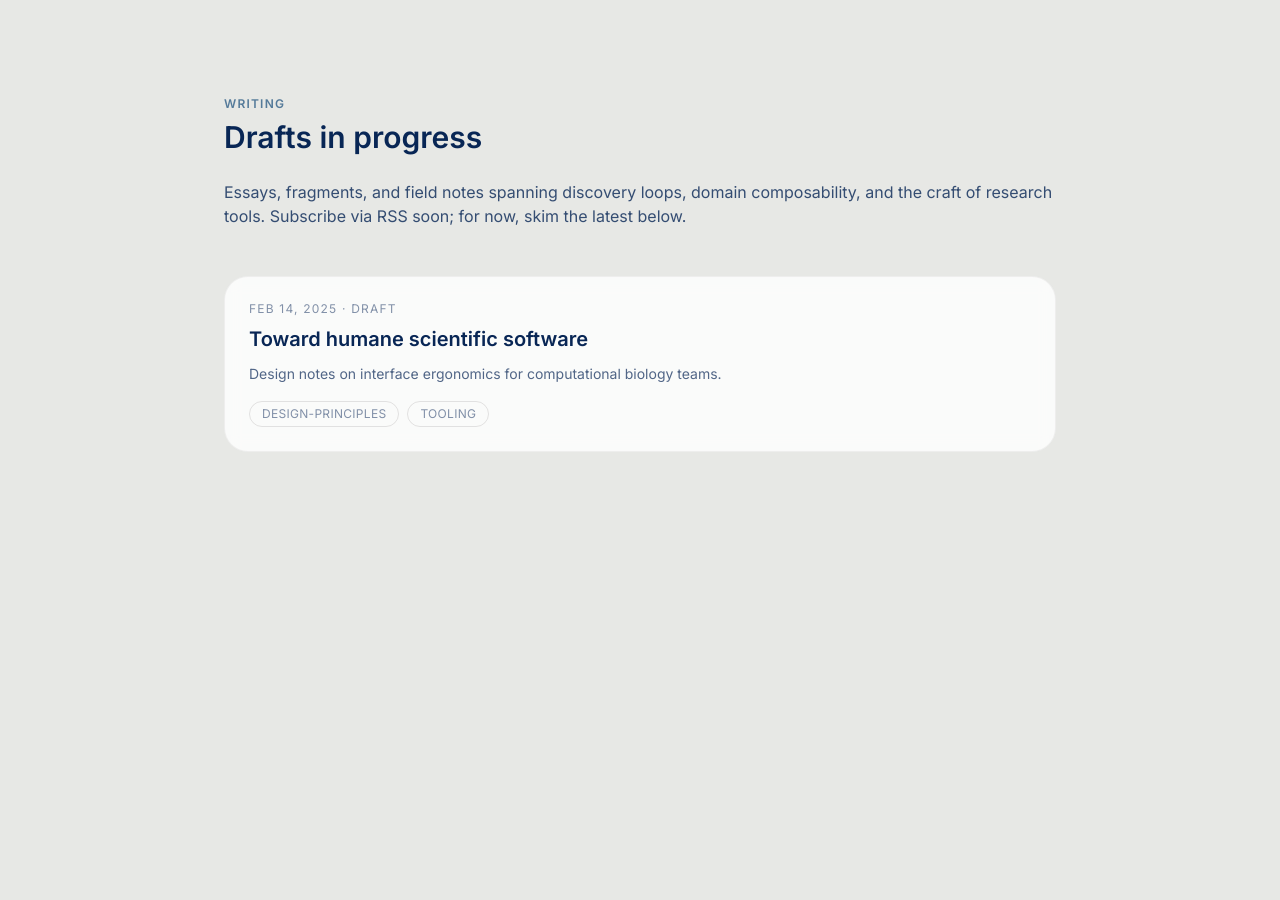
<file: writing/index.html>
<!DOCTYPE html><html lang="en"><head><meta charSet="utf-8"/><meta name="viewport" content="width=device-width, initial-scale=1"/><link rel="preload" href="/_next/static/media/4b9bb515ce6d026f-s.p.woff2" as="font" crossorigin="" type="font/woff2"/><link rel="preload" href="/_next/static/media/5611c55482296524-s.p.woff2" as="font" crossorigin="" type="font/woff2"/><link rel="preload" href="/_next/static/media/bb3ef058b751a6ad-s.p.woff2" as="font" crossorigin="" type="font/woff2"/><link rel="preload" href="/_next/static/media/e4af272ccee01ff0-s.p.woff2" as="font" crossorigin="" type="font/woff2"/><link rel="stylesheet" href="/_next/static/css/c7d456369865e49a.css" data-precedence="next"/><link rel="preload" as="script" fetchPriority="low" href="/_next/static/chunks/webpack-bdbe4af15d5a8eb9.js"/><script src="/_next/static/chunks/0937d497-6bbf3b750c9aca27.js" async=""></script><script src="/_next/static/chunks/763-15c76b848a84f926.js" async=""></script><script src="/_next/static/chunks/main-app-bf817e191f2f5bef.js" async=""></script><meta name="next-size-adjust" content=""/><title>Writing | Kenneth Loi | Kenneth Loi</title><meta name="description" content="Essays, notes, and long-form reflections by Kenneth Loi."/><link rel="canonical" href="https://kennethloi.com/"/><meta property="og:title" content="Kenneth Loi"/><meta property="og:description" content="Kenneth Loi is a UC Berkeley Biophysics graduate student in the Doudna Lab working on RNA-guided systems, CRISPR evolution, and biological discovery infrastructure."/><meta property="og:url" content="https://kennethloi.com/"/><meta property="og:site_name" content="Kenneth Loi"/><meta property="og:image" content="https://kennethloi.com/social/vipr-preview-v1.jpg"/><meta property="og:image:secure_url" content="https://kennethloi.com/social/vipr-preview-v1.jpg"/><meta property="og:image:type" content="image/jpeg"/><meta property="og:image:width" content="1200"/><meta property="og:image:height" content="630"/><meta property="og:image:alt" content="Kenneth Loi — Decoding life’s longest war. VIPR molecular complex."/><meta property="og:video" content="https://kennethloi.com/social/vipr-preview-v1.mp4"/><meta property="og:video:secure_url" content="https://kennethloi.com/social/vipr-preview-v1.mp4"/><meta property="og:video:type" content="video/mp4"/><meta property="og:video:width" content="1200"/><meta property="og:video:height" content="630"/><meta property="og:type" content="website"/><meta name="twitter:card" content="summary_large_image"/><meta name="twitter:title" content="Kenneth Loi"/><meta name="twitter:description" content="Kenneth Loi is a UC Berkeley Biophysics graduate student in the Doudna Lab working on RNA-guided systems, CRISPR evolution, and biological discovery infrastructure."/><meta name="twitter:image" content="https://kennethloi.com/social/vipr-preview-v1.jpg"/><link rel="icon" href="/favicon.ico" type="image/x-icon" sizes="16x16"/><script src="/_next/static/chunks/polyfills-42372ed130431b0a.js" noModule=""></script></head><body class="__variable_d8ebd1 __variable_e51aef __variable_4dc837 font-sans"><div class="mx-auto flex w-full max-w-4xl flex-col gap-12 px-4 py-16 sm:px-8 sm:py-24"><section class="space-y-6"><div><p class="text-xs font-semibold uppercase tracking-widest text-accent/80">Writing</p><h2 class="mt-2 text-2xl font-semibold text-foreground sm:text-3xl">Drafts in progress</h2></div><div class="space-y-4 text-foreground/80"><p>Essays, fragments, and field notes spanning discovery loops, domain composability, and the craft of research tools. Subscribe via RSS soon; for now, skim the latest below.</p></div></section><div class="space-y-6"><article class="rounded-3xl border border-black/5 bg-white/80 p-6 backdrop-blur"><header><p class="text-xs uppercase tracking-widest text-foreground/50">Feb 14, 2025<!-- --> · <!-- -->draft</p><h3 class="mt-2 text-xl font-semibold text-foreground">Toward humane scientific software</h3></header><p class="mt-3 text-sm text-foreground/70">Design notes on interface ergonomics for computational biology teams.</p><ul class="mt-4 flex flex-wrap gap-2 text-xs uppercase tracking-wide text-foreground/50"><li class="rounded-full border border-black/10 px-3 py-1">design-principles</li><li class="rounded-full border border-black/10 px-3 py-1">tooling</li></ul></article></div></div><script src="/_next/static/chunks/webpack-bdbe4af15d5a8eb9.js" async=""></script><script>(self.__next_f=self.__next_f||[]).push([0])</script><script>self.__next_f.push([1,"1:\"$Sreact.fragment\"\n2:I[675,[],\"\"]\n3:I[4886,[],\"\"]\n4:I[6673,[],\"OutletBoundary\"]\n6:I[6673,[],\"MetadataBoundary\"]\n8:I[6673,[],\"ViewportBoundary\"]\na:I[1231,[],\"\"]\n:HL[\"/_next/static/media/4b9bb515ce6d026f-s.p.woff2\",\"font\",{\"crossOrigin\":\"\",\"type\":\"font/woff2\"}]\n:HL[\"/_next/static/media/5611c55482296524-s.p.woff2\",\"font\",{\"crossOrigin\":\"\",\"type\":\"font/woff2\"}]\n:HL[\"/_next/static/media/bb3ef058b751a6ad-s.p.woff2\",\"font\",{\"crossOrigin\":\"\",\"type\":\"font/woff2\"}]\n:HL[\"/_next/static/media/e4af272ccee01ff0-s.p.woff2\",\"font\",{\"crossOrigin\":\"\",\"type\":\"font/woff2\"}]\n:HL[\"/_next/static/css/c7d456369865e49a.css\",\"style\"]\n"])</script><script>self.__next_f.push([1,"0:{\"P\":null,\"b\":\"EZRof8Wp6MB_grMqWF9TP\",\"p\":\"\",\"c\":[\"\",\"writing\",\"\"],\"i\":false,\"f\":[[[\"\",{\"children\":[\"writing\",{\"children\":[\"__PAGE__\",{}]}]},\"$undefined\",\"$undefined\",true],[\"\",[\"$\",\"$1\",\"c\",{\"children\":[[[\"$\",\"link\",\"0\",{\"rel\":\"stylesheet\",\"href\":\"/_next/static/css/c7d456369865e49a.css\",\"precedence\":\"next\",\"crossOrigin\":\"$undefined\",\"nonce\":\"$undefined\"}]],[\"$\",\"html\",null,{\"lang\":\"en\",\"suppressHydrationWarning\":true,\"children\":[\"$\",\"body\",null,{\"className\":\"__variable_d8ebd1 __variable_e51aef __variable_4dc837 font-sans\",\"children\":[\"$\",\"$L2\",null,{\"parallelRouterKey\":\"children\",\"segmentPath\":[\"children\"],\"error\":\"$undefined\",\"errorStyles\":\"$undefined\",\"errorScripts\":\"$undefined\",\"template\":[\"$\",\"$L3\",null,{}],\"templateStyles\":\"$undefined\",\"templateScripts\":\"$undefined\",\"notFound\":[[],[[\"$\",\"title\",null,{\"children\":\"404: This page could not be found.\"}],[\"$\",\"div\",null,{\"style\":{\"fontFamily\":\"system-ui,\\\"Segoe UI\\\",Roboto,Helvetica,Arial,sans-serif,\\\"Apple Color Emoji\\\",\\\"Segoe UI Emoji\\\"\",\"height\":\"100vh\",\"textAlign\":\"center\",\"display\":\"flex\",\"flexDirection\":\"column\",\"alignItems\":\"center\",\"justifyContent\":\"center\"},\"children\":[\"$\",\"div\",null,{\"children\":[[\"$\",\"style\",null,{\"dangerouslySetInnerHTML\":{\"__html\":\"body{color:#000;background:#fff;margin:0}.next-error-h1{border-right:1px solid rgba(0,0,0,.3)}@media (prefers-color-scheme:dark){body{color:#fff;background:#000}.next-error-h1{border-right:1px solid rgba(255,255,255,.3)}}\"}}],[\"$\",\"h1\",null,{\"className\":\"next-error-h1\",\"style\":{\"display\":\"inline-block\",\"margin\":\"0 20px 0 0\",\"padding\":\"0 23px 0 0\",\"fontSize\":24,\"fontWeight\":500,\"verticalAlign\":\"top\",\"lineHeight\":\"49px\"},\"children\":404}],[\"$\",\"div\",null,{\"style\":{\"display\":\"inline-block\"},\"children\":[\"$\",\"h2\",null,{\"style\":{\"fontSize\":14,\"fontWeight\":400,\"lineHeight\":\"49px\",\"margin\":0},\"children\":\"This page could not be found.\"}]}]]}]}]]],\"forbidden\":\"$undefined\",\"unauthorized\":\"$undefined\"}]}]}]]}],{\"children\":[\"writing\",[\"$\",\"$1\",\"c\",{\"children\":[null,[\"$\",\"$L2\",null,{\"parallelRouterKey\":\"children\",\"segmentPath\":[\"children\",\"writing\",\"children\"],\"error\":\"$undefined\",\"errorStyles\":\"$undefined\",\"errorScripts\":\"$undefined\",\"template\":[\"$\",\"$L3\",null,{}],\"templateStyles\":\"$undefined\",\"templateScripts\":\"$undefined\",\"notFound\":\"$undefined\",\"forbidden\":\"$undefined\",\"unauthorized\":\"$undefined\"}]]}],{\"children\":[\"__PAGE__\",[\"$\",\"$1\",\"c\",{\"children\":[[\"$\",\"div\",null,{\"className\":\"mx-auto flex w-full max-w-4xl flex-col gap-12 px-4 py-16 sm:px-8 sm:py-24\",\"children\":[[\"$\",\"section\",null,{\"className\":\"space-y-6\",\"children\":[[\"$\",\"div\",null,{\"children\":[[\"$\",\"p\",null,{\"className\":\"text-xs font-semibold uppercase tracking-widest text-accent/80\",\"children\":\"Writing\"}],[\"$\",\"h2\",null,{\"className\":\"mt-2 text-2xl font-semibold text-foreground sm:text-3xl\",\"children\":\"Drafts in progress\"}]]}],[\"$\",\"div\",null,{\"className\":\"space-y-4 text-foreground/80\",\"children\":[\"$\",\"p\",null,{\"children\":\"Essays, fragments, and field notes spanning discovery loops, domain composability, and the craft of research tools. Subscribe via RSS soon; for now, skim the latest below.\"}]}]]}],[\"$\",\"div\",null,{\"className\":\"space-y-6\",\"children\":[[\"$\",\"article\",\"humane-lab-software\",{\"className\":\"rounded-3xl border border-black/5 bg-white/80 p-6 backdrop-blur\",\"children\":[[\"$\",\"header\",null,{\"children\":[[\"$\",\"p\",null,{\"className\":\"text-xs uppercase tracking-widest text-foreground/50\",\"children\":[\"Feb 14, 2025\",\" · \",\"draft\"]}],[\"$\",\"h3\",null,{\"className\":\"mt-2 text-xl font-semibold text-foreground\",\"children\":\"Toward humane scientific software\"}]]}],[\"$\",\"p\",null,{\"className\":\"mt-3 text-sm text-foreground/70\",\"children\":\"Design notes on interface ergonomics for computational biology teams.\"}],[\"$\",\"ul\",null,{\"className\":\"mt-4 flex flex-wrap gap-2 text-xs uppercase tracking-wide text-foreground/50\",\"children\":[[\"$\",\"li\",\"design-principles\",{\"className\":\"rounded-full border border-black/10 px-3 py-1\",\"children\":\"design-principles\"}],[\"$\",\"li\",\"tooling\",{\"className\":\"rounded-full border border-black/10 px-3 py-1\",\"children\":\"tooling\"}]]}]]}]]}]]}],null,[\"$\",\"$L4\",null,{\"children\":\"$L5\"}]]}],{},null,false]},null,false]},null,false],[\"$\",\"$1\",\"h\",{\"children\":[null,[\"$\",\"$1\",\"JT2YvnRmXVNSkw8bKKRTT\",{\"children\":[[\"$\",\"$L6\",null,{\"children\":\"$L7\"}],[\"$\",\"$L8\",null,{\"children\":\"$L9\"}],[\"$\",\"meta\",null,{\"name\":\"next-size-adjust\",\"content\":\"\"}]]}]]}],false]],\"m\":\"$undefined\",\"G\":[\"$a\",\"$undefined\"],\"s\":false,\"S\":true}\n"])</script><script>self.__next_f.push([1,"9:[[\"$\",\"meta\",\"0\",{\"name\":\"viewport\",\"content\":\"width=device-width, initial-scale=1\"}]]\n"])</script><script>self.__next_f.push([1,"7:[[\"$\",\"meta\",\"0\",{\"charSet\":\"utf-8\"}],[\"$\",\"title\",\"1\",{\"children\":\"Writing | Kenneth Loi | Kenneth Loi\"}],[\"$\",\"meta\",\"2\",{\"name\":\"description\",\"content\":\"Essays, notes, and long-form reflections by Kenneth Loi.\"}],[\"$\",\"link\",\"3\",{\"rel\":\"canonical\",\"href\":\"https://kennethloi.com/\"}],[\"$\",\"meta\",\"4\",{\"property\":\"og:title\",\"content\":\"Kenneth Loi\"}],[\"$\",\"meta\",\"5\",{\"property\":\"og:description\",\"content\":\"Kenneth Loi is a UC Berkeley Biophysics graduate student in the Doudna Lab working on RNA-guided systems, CRISPR evolution, and biological discovery infrastructure.\"}],[\"$\",\"meta\",\"6\",{\"property\":\"og:url\",\"content\":\"https://kennethloi.com/\"}],[\"$\",\"meta\",\"7\",{\"property\":\"og:site_name\",\"content\":\"Kenneth Loi\"}],[\"$\",\"meta\",\"8\",{\"property\":\"og:image\",\"content\":\"https://kennethloi.com/social/vipr-preview-v1.jpg\"}],[\"$\",\"meta\",\"9\",{\"property\":\"og:image:secure_url\",\"content\":\"https://kennethloi.com/social/vipr-preview-v1.jpg\"}],[\"$\",\"meta\",\"10\",{\"property\":\"og:image:type\",\"content\":\"image/jpeg\"}],[\"$\",\"meta\",\"11\",{\"property\":\"og:image:width\",\"content\":\"1200\"}],[\"$\",\"meta\",\"12\",{\"property\":\"og:image:height\",\"content\":\"630\"}],[\"$\",\"meta\",\"13\",{\"property\":\"og:image:alt\",\"content\":\"Kenneth Loi — Decoding life’s longest war. VIPR molecular complex.\"}],[\"$\",\"meta\",\"14\",{\"property\":\"og:video\",\"content\":\"https://kennethloi.com/social/vipr-preview-v1.mp4\"}],[\"$\",\"meta\",\"15\",{\"property\":\"og:video:secure_url\",\"content\":\"https://kennethloi.com/social/vipr-preview-v1.mp4\"}],[\"$\",\"meta\",\"16\",{\"property\":\"og:video:type\",\"content\":\"video/mp4\"}],[\"$\",\"meta\",\"17\",{\"property\":\"og:video:width\",\"content\":\"1200\"}],[\"$\",\"meta\",\"18\",{\"property\":\"og:video:height\",\"content\":\"630\"}],[\"$\",\"meta\",\"19\",{\"property\":\"og:type\",\"content\":\"website\"}],[\"$\",\"meta\",\"20\",{\"name\":\"twitter:card\",\"content\":\"summary_large_image\"}],[\"$\",\"meta\",\"21\",{\"name\":\"twitter:title\",\"content\":\"Kenneth Loi\"}],[\"$\",\"meta\",\"22\",{\"name\":\"twitter:description\",\"content\":\"Kenneth Loi is a UC Berkeley Biophysics graduate student in the Doudna Lab working on RNA-guided systems, CRISPR evolution, and biological discovery infrastructure.\"}],[\"$\",\"meta\",\"23\",{\"name\":\"twitter:image\",\"content\":\"https://kennethloi.com/social/vipr-preview-v1.jpg\"}],[\"$\",\"link\",\"24\",{\"rel\":\"icon\",\"href\":\"/favicon.ico\",\"type\":\"image/x-icon\",\"sizes\":\"16x16\"}]]\n"])</script><script>self.__next_f.push([1,"5:null\n"])</script></body></html>
</file>
<file: _next/static/css/c7d456369865e49a.css>
@font-face{font-family:Inter;font-style:normal;font-weight:100 900;font-display:swap;src:url(/_next/static/media/ba9851c3c22cd980-s.woff2) format("woff2");unicode-range:u+0460-052f,u+1c80-1c8a,u+20b4,u+2de0-2dff,u+a640-a69f,u+fe2e-fe2f}@font-face{font-family:Inter;font-style:normal;font-weight:100 900;font-display:swap;src:url(/_next/static/media/21350d82a1f187e9-s.woff2) format("woff2");unicode-range:u+0301,u+0400-045f,u+0490-0491,u+04b0-04b1,u+2116}@font-face{font-family:Inter;font-style:normal;font-weight:100 900;font-display:swap;src:url(/_next/static/media/c5fe6dc8356a8c31-s.woff2) format("woff2");unicode-range:u+1f??}@font-face{font-family:Inter;font-style:normal;font-weight:100 900;font-display:swap;src:url(/_next/static/media/19cfc7226ec3afaa-s.woff2) format("woff2");unicode-range:u+0370-0377,u+037a-037f,u+0384-038a,u+038c,u+038e-03a1,u+03a3-03ff}@font-face{font-family:Inter;font-style:normal;font-weight:100 900;font-display:swap;src:url(/_next/static/media/df0a9ae256c0569c-s.woff2) format("woff2");unicode-range:u+0102-0103,u+0110-0111,u+0128-0129,u+0168-0169,u+01a0-01a1,u+01af-01b0,u+0300-0301,u+0303-0304,u+0308-0309,u+0323,u+0329,u+1ea0-1ef9,u+20ab}@font-face{font-family:Inter;font-style:normal;font-weight:100 900;font-display:swap;src:url(/_next/static/media/8e9860b6e62d6359-s.woff2) format("woff2");unicode-range:u+0100-02ba,u+02bd-02c5,u+02c7-02cc,u+02ce-02d7,u+02dd-02ff,u+0304,u+0308,u+0329,u+1d00-1dbf,u+1e00-1e9f,u+1ef2-1eff,u+2020,u+20a0-20ab,u+20ad-20c4,u+2113,u+2c60-2c7f,u+a720-a7ff}@font-face{font-family:Inter;font-style:normal;font-weight:100 900;font-display:swap;src:url(/_next/static/media/e4af272ccee01ff0-s.p.woff2) format("woff2");unicode-range:u+00??,u+0131,u+0152-0153,u+02bb-02bc,u+02c6,u+02da,u+02dc,u+0304,u+0308,u+0329,u+2000-206f,u+20ac,u+2122,u+2191,u+2193,u+2212,u+2215,u+feff,u+fffd}@font-face{font-family:Inter Fallback;src:local("Arial");ascent-override:90.44%;descent-override:22.52%;line-gap-override:0.00%;size-adjust:107.12%}.__className_d8ebd1{font-family:Inter,Inter Fallback;font-style:normal}.__variable_d8ebd1{--font-inter:"Inter","Inter Fallback"}@font-face{font-family:Newsreader;font-style:italic;font-weight:400;font-display:swap;src:url(/_next/static/media/eb251072d3b5478c-s.woff2) format("woff2");unicode-range:u+0102-0103,u+0110-0111,u+0128-0129,u+0168-0169,u+01a0-01a1,u+01af-01b0,u+0300-0301,u+0303-0304,u+0308-0309,u+0323,u+0329,u+1ea0-1ef9,u+20ab}@font-face{font-family:Newsreader;font-style:italic;font-weight:400;font-display:swap;src:url(/_next/static/media/e92f802bb57ccffe-s.woff2) format("woff2");unicode-range:u+0100-02ba,u+02bd-02c5,u+02c7-02cc,u+02ce-02d7,u+02dd-02ff,u+0304,u+0308,u+0329,u+1d00-1dbf,u+1e00-1e9f,u+1ef2-1eff,u+2020,u+20a0-20ab,u+20ad-20c4,u+2113,u+2c60-2c7f,u+a720-a7ff}@font-face{font-family:Newsreader;font-style:italic;font-weight:400;font-display:swap;src:url(/_next/static/media/4b9bb515ce6d026f-s.p.woff2) format("woff2");unicode-range:u+00??,u+0131,u+0152-0153,u+02bb-02bc,u+02c6,u+02da,u+02dc,u+0304,u+0308,u+0329,u+2000-206f,u+20ac,u+2122,u+2191,u+2193,u+2212,u+2215,u+feff,u+fffd}@font-face{font-family:Newsreader;font-style:italic;font-weight:500;font-display:swap;src:url(/_next/static/media/eb251072d3b5478c-s.woff2) format("woff2");unicode-range:u+0102-0103,u+0110-0111,u+0128-0129,u+0168-0169,u+01a0-01a1,u+01af-01b0,u+0300-0301,u+0303-0304,u+0308-0309,u+0323,u+0329,u+1ea0-1ef9,u+20ab}@font-face{font-family:Newsreader;font-style:italic;font-weight:500;font-display:swap;src:url(/_next/static/media/e92f802bb57ccffe-s.woff2) format("woff2");unicode-range:u+0100-02ba,u+02bd-02c5,u+02c7-02cc,u+02ce-02d7,u+02dd-02ff,u+0304,u+0308,u+0329,u+1d00-1dbf,u+1e00-1e9f,u+1ef2-1eff,u+2020,u+20a0-20ab,u+20ad-20c4,u+2113,u+2c60-2c7f,u+a720-a7ff}@font-face{font-family:Newsreader;font-style:italic;font-weight:500;font-display:swap;src:url(/_next/static/media/4b9bb515ce6d026f-s.p.woff2) format("woff2");unicode-range:u+00??,u+0131,u+0152-0153,u+02bb-02bc,u+02c6,u+02da,u+02dc,u+0304,u+0308,u+0329,u+2000-206f,u+20ac,u+2122,u+2191,u+2193,u+2212,u+2215,u+feff,u+fffd}@font-face{font-family:Newsreader;font-style:italic;font-weight:600;font-display:swap;src:url(/_next/static/media/eb251072d3b5478c-s.woff2) format("woff2");unicode-range:u+0102-0103,u+0110-0111,u+0128-0129,u+0168-0169,u+01a0-01a1,u+01af-01b0,u+0300-0301,u+0303-0304,u+0308-0309,u+0323,u+0329,u+1ea0-1ef9,u+20ab}@font-face{font-family:Newsreader;font-style:italic;font-weight:600;font-display:swap;src:url(/_next/static/media/e92f802bb57ccffe-s.woff2) format("woff2");unicode-range:u+0100-02ba,u+02bd-02c5,u+02c7-02cc,u+02ce-02d7,u+02dd-02ff,u+0304,u+0308,u+0329,u+1d00-1dbf,u+1e00-1e9f,u+1ef2-1eff,u+2020,u+20a0-20ab,u+20ad-20c4,u+2113,u+2c60-2c7f,u+a720-a7ff}@font-face{font-family:Newsreader;font-style:italic;font-weight:600;font-display:swap;src:url(/_next/static/media/4b9bb515ce6d026f-s.p.woff2) format("woff2");unicode-range:u+00??,u+0131,u+0152-0153,u+02bb-02bc,u+02c6,u+02da,u+02dc,u+0304,u+0308,u+0329,u+2000-206f,u+20ac,u+2122,u+2191,u+2193,u+2212,u+2215,u+feff,u+fffd}@font-face{font-family:Newsreader;font-style:normal;font-weight:400;font-display:swap;src:url(/_next/static/media/7088c2b12ccac062-s.woff2) format("woff2");unicode-range:u+0102-0103,u+0110-0111,u+0128-0129,u+0168-0169,u+01a0-01a1,u+01af-01b0,u+0300-0301,u+0303-0304,u+0308-0309,u+0323,u+0329,u+1ea0-1ef9,u+20ab}@font-face{font-family:Newsreader;font-style:normal;font-weight:400;font-display:swap;src:url(/_next/static/media/665e920483964785-s.woff2) format("woff2");unicode-range:u+0100-02ba,u+02bd-02c5,u+02c7-02cc,u+02ce-02d7,u+02dd-02ff,u+0304,u+0308,u+0329,u+1d00-1dbf,u+1e00-1e9f,u+1ef2-1eff,u+2020,u+20a0-20ab,u+20ad-20c4,u+2113,u+2c60-2c7f,u+a720-a7ff}@font-face{font-family:Newsreader;font-style:normal;font-weight:400;font-display:swap;src:url(/_next/static/media/5611c55482296524-s.p.woff2) format("woff2");unicode-range:u+00??,u+0131,u+0152-0153,u+02bb-02bc,u+02c6,u+02da,u+02dc,u+0304,u+0308,u+0329,u+2000-206f,u+20ac,u+2122,u+2191,u+2193,u+2212,u+2215,u+feff,u+fffd}@font-face{font-family:Newsreader;font-style:normal;font-weight:500;font-display:swap;src:url(/_next/static/media/7088c2b12ccac062-s.woff2) format("woff2");unicode-range:u+0102-0103,u+0110-0111,u+0128-0129,u+0168-0169,u+01a0-01a1,u+01af-01b0,u+0300-0301,u+0303-0304,u+0308-0309,u+0323,u+0329,u+1ea0-1ef9,u+20ab}@font-face{font-family:Newsreader;font-style:normal;font-weight:500;font-display:swap;src:url(/_next/static/media/665e920483964785-s.woff2) format("woff2");unicode-range:u+0100-02ba,u+02bd-02c5,u+02c7-02cc,u+02ce-02d7,u+02dd-02ff,u+0304,u+0308,u+0329,u+1d00-1dbf,u+1e00-1e9f,u+1ef2-1eff,u+2020,u+20a0-20ab,u+20ad-20c4,u+2113,u+2c60-2c7f,u+a720-a7ff}@font-face{font-family:Newsreader;font-style:normal;font-weight:500;font-display:swap;src:url(/_next/static/media/5611c55482296524-s.p.woff2) format("woff2");unicode-range:u+00??,u+0131,u+0152-0153,u+02bb-02bc,u+02c6,u+02da,u+02dc,u+0304,u+0308,u+0329,u+2000-206f,u+20ac,u+2122,u+2191,u+2193,u+2212,u+2215,u+feff,u+fffd}@font-face{font-family:Newsreader;font-style:normal;font-weight:600;font-display:swap;src:url(/_next/static/media/7088c2b12ccac062-s.woff2) format("woff2");unicode-range:u+0102-0103,u+0110-0111,u+0128-0129,u+0168-0169,u+01a0-01a1,u+01af-01b0,u+0300-0301,u+0303-0304,u+0308-0309,u+0323,u+0329,u+1ea0-1ef9,u+20ab}@font-face{font-family:Newsreader;font-style:normal;font-weight:600;font-display:swap;src:url(/_next/static/media/665e920483964785-s.woff2) format("woff2");unicode-range:u+0100-02ba,u+02bd-02c5,u+02c7-02cc,u+02ce-02d7,u+02dd-02ff,u+0304,u+0308,u+0329,u+1d00-1dbf,u+1e00-1e9f,u+1ef2-1eff,u+2020,u+20a0-20ab,u+20ad-20c4,u+2113,u+2c60-2c7f,u+a720-a7ff}@font-face{font-family:Newsreader;font-style:normal;font-weight:600;font-display:swap;src:url(/_next/static/media/5611c55482296524-s.p.woff2) format("woff2");unicode-range:u+00??,u+0131,u+0152-0153,u+02bb-02bc,u+02c6,u+02da,u+02dc,u+0304,u+0308,u+0329,u+2000-206f,u+20ac,u+2122,u+2191,u+2193,u+2212,u+2215,u+feff,u+fffd}@font-face{font-family:Newsreader Fallback;src:local("Times New Roman");ascent-override:69.68%;descent-override:25.12%;line-gap-override:0.00%;size-adjust:105.48%}.__className_e51aef{font-family:Newsreader,Newsreader Fallback}.__variable_e51aef{--font-newsreader:"Newsreader","Newsreader Fallback"}@font-face{font-family:JetBrains Mono;font-style:normal;font-weight:100 800;font-display:swap;src:url(/_next/static/media/886030b0b59bc5a7-s.woff2) format("woff2");unicode-range:u+0460-052f,u+1c80-1c8a,u+20b4,u+2de0-2dff,u+a640-a69f,u+fe2e-fe2f}@font-face{font-family:JetBrains Mono;font-style:normal;font-weight:100 800;font-display:swap;src:url(/_next/static/media/0aa834ed78bf6d07-s.woff2) format("woff2");unicode-range:u+0301,u+0400-045f,u+0490-0491,u+04b0-04b1,u+2116}@font-face{font-family:JetBrains Mono;font-style:normal;font-weight:100 800;font-display:swap;src:url(/_next/static/media/67957d42bae0796d-s.woff2) format("woff2");unicode-range:u+0370-0377,u+037a-037f,u+0384-038a,u+038c,u+038e-03a1,u+03a3-03ff}@font-face{font-family:JetBrains Mono;font-style:normal;font-weight:100 800;font-display:swap;src:url(/_next/static/media/f911b923c6adde36-s.woff2) format("woff2");unicode-range:u+0102-0103,u+0110-0111,u+0128-0129,u+0168-0169,u+01a0-01a1,u+01af-01b0,u+0300-0301,u+0303-0304,u+0308-0309,u+0323,u+0329,u+1ea0-1ef9,u+20ab}@font-face{font-family:JetBrains Mono;font-style:normal;font-weight:100 800;font-display:swap;src:url(/_next/static/media/939c4f875ee75fbb-s.woff2) format("woff2");unicode-range:u+0100-02ba,u+02bd-02c5,u+02c7-02cc,u+02ce-02d7,u+02dd-02ff,u+0304,u+0308,u+0329,u+1d00-1dbf,u+1e00-1e9f,u+1ef2-1eff,u+2020,u+20a0-20ab,u+20ad-20c4,u+2113,u+2c60-2c7f,u+a720-a7ff}@font-face{font-family:JetBrains Mono;font-style:normal;font-weight:100 800;font-display:swap;src:url(/_next/static/media/bb3ef058b751a6ad-s.p.woff2) format("woff2");unicode-range:u+00??,u+0131,u+0152-0153,u+02bb-02bc,u+02c6,u+02da,u+02dc,u+0304,u+0308,u+0329,u+2000-206f,u+20ac,u+2122,u+2191,u+2193,u+2212,u+2215,u+feff,u+fffd}@font-face{font-family:JetBrains Mono Fallback;src:local("Arial");ascent-override:75.79%;descent-override:22.29%;line-gap-override:0.00%;size-adjust:134.59%}.__className_4dc837{font-family:JetBrains Mono,JetBrains Mono Fallback;font-style:normal}.__variable_4dc837{--font-jetbrains:"JetBrains Mono","JetBrains Mono Fallback"}*,:after,:before{--tw-border-spacing-x:0;--tw-border-spacing-y:0;--tw-translate-x:0;--tw-translate-y:0;--tw-rotate:0;--tw-skew-x:0;--tw-skew-y:0;--tw-scale-x:1;--tw-scale-y:1;--tw-pan-x: ;--tw-pan-y: ;--tw-pinch-zoom: ;--tw-scroll-snap-strictness:proximity;--tw-gradient-from-position: ;--tw-gradient-via-position: ;--tw-gradient-to-position: ;--tw-ordinal: ;--tw-slashed-zero: ;--tw-numeric-figure: ;--tw-numeric-spacing: ;--tw-numeric-fraction: ;--tw-ring-inset: ;--tw-ring-offset-width:0px;--tw-ring-offset-color:#fff;--tw-ring-color:rgba(59,130,246,.5);--tw-ring-offset-shadow:0 0 #0000;--tw-ring-shadow:0 0 #0000;--tw-shadow:0 0 #0000;--tw-shadow-colored:0 0 #0000;--tw-blur: ;--tw-brightness: ;--tw-contrast: ;--tw-grayscale: ;--tw-hue-rotate: ;--tw-invert: ;--tw-saturate: ;--tw-sepia: ;--tw-drop-shadow: ;--tw-backdrop-blur: ;--tw-backdrop-brightness: ;--tw-backdrop-contrast: ;--tw-backdrop-grayscale: ;--tw-backdrop-hue-rotate: ;--tw-backdrop-invert: ;--tw-backdrop-opacity: ;--tw-backdrop-saturate: ;--tw-backdrop-sepia: ;--tw-contain-size: ;--tw-contain-layout: ;--tw-contain-paint: ;--tw-contain-style: }::backdrop{--tw-border-spacing-x:0;--tw-border-spacing-y:0;--tw-translate-x:0;--tw-translate-y:0;--tw-rotate:0;--tw-skew-x:0;--tw-skew-y:0;--tw-scale-x:1;--tw-scale-y:1;--tw-pan-x: ;--tw-pan-y: ;--tw-pinch-zoom: ;--tw-scroll-snap-strictness:proximity;--tw-gradient-from-position: ;--tw-gradient-via-position: ;--tw-gradient-to-position: ;--tw-ordinal: ;--tw-slashed-zero: ;--tw-numeric-figure: ;--tw-numeric-spacing: ;--tw-numeric-fraction: ;--tw-ring-inset: ;--tw-ring-offset-width:0px;--tw-ring-offset-color:#fff;--tw-ring-color:rgba(59,130,246,.5);--tw-ring-offset-shadow:0 0 #0000;--tw-ring-shadow:0 0 #0000;--tw-shadow:0 0 #0000;--tw-shadow-colored:0 0 #0000;--tw-blur: ;--tw-brightness: ;--tw-contrast: ;--tw-grayscale: ;--tw-hue-rotate: ;--tw-invert: ;--tw-saturate: ;--tw-sepia: ;--tw-drop-shadow: ;--tw-backdrop-blur: ;--tw-backdrop-brightness: ;--tw-backdrop-contrast: ;--tw-backdrop-grayscale: ;--tw-backdrop-hue-rotate: ;--tw-backdrop-invert: ;--tw-backdrop-opacity: ;--tw-backdrop-saturate: ;--tw-backdrop-sepia: ;--tw-contain-size: ;--tw-contain-layout: ;--tw-contain-paint: ;--tw-contain-style: }/*
! tailwindcss v3.4.18 | MIT License | https://tailwindcss.com
*/*,:after,:before{box-sizing:border-box;border:0 solid #e5e7eb}:after,:before{--tw-content:""}:host,html{line-height:1.5;-webkit-text-size-adjust:100%;-moz-tab-size:4;-o-tab-size:4;tab-size:4;font-family:var(--font-inter),Inter,ui-sans-serif,system-ui;font-feature-settings:normal;font-variation-settings:normal;-webkit-tap-highlight-color:transparent}body{margin:0;line-height:inherit}hr{height:0;color:inherit;border-top-width:1px}abbr:where([title]){-webkit-text-decoration:underline dotted;text-decoration:underline dotted}h1,h2,h3,h4,h5,h6{font-size:inherit;font-weight:inherit}a{color:inherit;text-decoration:inherit}b,strong{font-weight:bolder}code,kbd,pre,samp{font-family:var(--font-jetbrains),JetBrains Mono,ui-monospace,SFMono-Regular;font-feature-settings:normal;font-variation-settings:normal;font-size:1em}small{font-size:80%}sub,sup{font-size:75%;line-height:0;position:relative;vertical-align:baseline}sub{bottom:-.25em}sup{top:-.5em}table{text-indent:0;border-color:inherit;border-collapse:collapse}button,input,optgroup,select,textarea{font-family:inherit;font-feature-settings:inherit;font-variation-settings:inherit;font-size:100%;font-weight:inherit;line-height:inherit;letter-spacing:inherit;color:inherit;margin:0;padding:0}button,select{text-transform:none}button,input:where([type=button]),input:where([type=reset]),input:where([type=submit]){-webkit-appearance:button;background-color:transparent;background-image:none}:-moz-focusring{outline:auto}:-moz-ui-invalid{box-shadow:none}progress{vertical-align:baseline}::-webkit-inner-spin-button,::-webkit-outer-spin-button{height:auto}[type=search]{-webkit-appearance:textfield;outline-offset:-2px}::-webkit-search-decoration{-webkit-appearance:none}::-webkit-file-upload-button{-webkit-appearance:button;font:inherit}summary{display:list-item}blockquote,dd,dl,figure,h1,h2,h3,h4,h5,h6,hr,p,pre{margin:0}fieldset{margin:0}fieldset,legend{padding:0}menu,ol,ul{list-style:none;margin:0;padding:0}dialog{padding:0}textarea{resize:vertical}input::-moz-placeholder,textarea::-moz-placeholder{opacity:1;color:#9ca3af}input::placeholder,textarea::placeholder{opacity:1;color:#9ca3af}[role=button],button{cursor:pointer}:disabled{cursor:default}audio,canvas,embed,iframe,img,object,svg,video{display:block;vertical-align:middle}img,video{max-width:100%;height:auto}[hidden]:where(:not([hidden=until-found])){display:none}.pointer-events-none{pointer-events:none}.visible{visibility:visible}.fixed{position:fixed}.absolute{position:absolute}.relative{position:relative}.sticky{position:sticky}.inset-0{inset:0}.inset-x-0{left:0;right:0}.right-0{right:0}.right-3{right:.75rem}.top-0{top:0}.top-4{top:1rem}.top-8{top:2rem}.top-9{top:2.25rem}.-z-10{z-index:-10}.z-10{z-index:10}.z-50{z-index:50}.mx-auto{margin-left:auto;margin-right:auto}.mr-2{margin-right:.5rem}.mt-1{margin-top:.25rem}.mt-12{margin-top:3rem}.mt-14{margin-top:3.5rem}.mt-2{margin-top:.5rem}.mt-3{margin-top:.75rem}.mt-4{margin-top:1rem}.mt-5{margin-top:1.25rem}.mt-6{margin-top:1.5rem}.mt-8{margin-top:2rem}.mt-9{margin-top:2.25rem}.block{display:block}.inline-block{display:inline-block}.flex{display:flex}.inline-flex{display:inline-flex}.grid{display:grid}.hidden{display:none}.h-10{height:2.5rem}.h-2{height:.5rem}.h-6{height:1.5rem}.h-full{height:100%}.h-px{height:1px}.min-h-\[150px\]{min-height:150px}.min-h-\[calc\(92svh-72px\)\]{min-height:calc(92svh - 72px)}.min-h-screen{min-height:100vh}.w-10{width:2.5rem}.w-2{width:.5rem}.w-6{width:1.5rem}.w-\[250px\]{width:250px}.w-\[min\(82vw\2c 320px\)\]{width:min(82vw,320px)}.w-full{width:100%}.min-w-0{min-width:0}.max-w-2xl{max-width:42rem}.max-w-4xl{max-width:56rem}.max-w-5xl{max-width:64rem}.max-w-\[1320px\]{max-width:1320px}.max-w-\[470px\]{max-width:470px}.max-w-\[500px\]{max-width:500px}.max-w-\[520px\]{max-width:520px}.max-w-\[650px\]{max-width:650px}.max-w-\[680px\]{max-width:680px}.flex-1{flex:1 1 0%}.cursor-pointer{cursor:pointer}.resize{resize:both}.scroll-mt-28{scroll-margin-top:7rem}.list-none{list-style-type:none}.grid-cols-1{grid-template-columns:repeat(1,minmax(0,1fr))}.flex-col{flex-direction:column}.flex-wrap{flex-wrap:wrap}.items-end{align-items:flex-end}.items-center{align-items:center}.items-baseline{align-items:baseline}.justify-end{justify-content:flex-end}.justify-center{justify-content:center}.justify-between{justify-content:space-between}.gap-12{gap:3rem}.gap-16{gap:4rem}.gap-2{gap:.5rem}.gap-3{gap:.75rem}.gap-4{gap:1rem}.gap-5{gap:1.25rem}.gap-6{gap:1.5rem}.gap-\[5px\]{gap:5px}.gap-x-2{-moz-column-gap:.5rem;column-gap:.5rem}.gap-x-6{-moz-column-gap:1.5rem;column-gap:1.5rem}.gap-x-8{-moz-column-gap:2rem;column-gap:2rem}.gap-y-1{row-gap:.25rem}.gap-y-2{row-gap:.5rem}.gap-y-3{row-gap:.75rem}.space-y-2>:not([hidden])~:not([hidden]){--tw-space-y-reverse:0;margin-top:calc(.5rem * calc(1 - var(--tw-space-y-reverse)));margin-bottom:calc(.5rem * var(--tw-space-y-reverse))}.space-y-3>:not([hidden])~:not([hidden]){--tw-space-y-reverse:0;margin-top:calc(.75rem * calc(1 - var(--tw-space-y-reverse)));margin-bottom:calc(.75rem * var(--tw-space-y-reverse))}.space-y-4>:not([hidden])~:not([hidden]){--tw-space-y-reverse:0;margin-top:calc(1rem * calc(1 - var(--tw-space-y-reverse)));margin-bottom:calc(1rem * var(--tw-space-y-reverse))}.space-y-5>:not([hidden])~:not([hidden]){--tw-space-y-reverse:0;margin-top:calc(1.25rem * calc(1 - var(--tw-space-y-reverse)));margin-bottom:calc(1.25rem * var(--tw-space-y-reverse))}.space-y-6>:not([hidden])~:not([hidden]){--tw-space-y-reverse:0;margin-top:calc(1.5rem * calc(1 - var(--tw-space-y-reverse)));margin-bottom:calc(1.5rem * var(--tw-space-y-reverse))}.space-y-8>:not([hidden])~:not([hidden]){--tw-space-y-reverse:0;margin-top:calc(2rem * calc(1 - var(--tw-space-y-reverse)));margin-bottom:calc(2rem * var(--tw-space-y-reverse))}.whitespace-nowrap{white-space:nowrap}.break-all{word-break:break-all}.rounded-2xl{border-radius:1rem}.rounded-3xl{border-radius:1.5rem}.rounded-full{border-radius:9999px}.rounded-sm{border-radius:.125rem}.border{border-width:1px}.border-b{border-bottom-width:1px}.border-t{border-top-width:1px}.border-dashed{border-style:dashed}.border-accent{--tw-border-opacity:1;border-color:rgb(49 95 135/var(--tw-border-opacity,1))}.border-accent\/40{border-color:rgba(49,95,135,.4)}.border-black\/10{border-color:rgba(0,0,0,.1)}.border-black\/5{border-color:rgba(0,0,0,.05)}.border-foreground\/10{border-color:rgba(8,38,85,.1)}.border-foreground\/25{border-color:rgba(8,38,85,.25)}.border-transparent{border-color:transparent}.bg-accent{--tw-bg-opacity:1;background-color:rgb(49 95 135/var(--tw-bg-opacity,1))}.bg-background\/80{background-color:hsla(80,6%,90%,.8)}.bg-current{background-color:currentColor}.bg-paper{--tw-bg-opacity:1;background-color:rgb(243 235 221/var(--tw-bg-opacity,1))}.bg-white\/60{background-color:hsla(0,0%,100%,.6)}.bg-white\/70{background-color:hsla(0,0%,100%,.7)}.bg-white\/80{background-color:hsla(0,0%,100%,.8)}.p-12{padding:3rem}.p-4{padding:1rem}.p-5{padding:1.25rem}.p-6{padding:1.5rem}.px-3{padding-left:.75rem;padding-right:.75rem}.px-4{padding-left:1rem;padding-right:1rem}.px-5{padding-left:1.25rem;padding-right:1.25rem}.px-\[clamp\(1\.5rem\2c 7vw\2c 7rem\)\]{padding-left:clamp(1.5rem,7vw,7rem);padding-right:clamp(1.5rem,7vw,7rem)}.py-1{padding-top:.25rem;padding-bottom:.25rem}.py-16{padding-top:4rem;padding-bottom:4rem}.py-2{padding-top:.5rem;padding-bottom:.5rem}.py-20{padding-top:5rem;padding-bottom:5rem}.py-3{padding-top:.75rem;padding-bottom:.75rem}.py-4{padding-top:1rem;padding-bottom:1rem}.py-6{padding-top:1.5rem;padding-bottom:1.5rem}.py-8{padding-top:2rem;padding-bottom:2rem}.py-\[clamp\(2\.5rem\2c 5vh\2c 4\.5rem\)\]{padding-top:clamp(2.5rem,5vh,4.5rem);padding-bottom:clamp(2.5rem,5vh,4.5rem)}.pb-2{padding-bottom:.5rem}.pb-6{padding-bottom:1.5rem}.pr-11{padding-right:2.75rem}.pt-3{padding-top:.75rem}.pt-6{padding-top:1.5rem}.pt-\[72px\]{padding-top:72px}.text-left{text-align:left}.text-center{text-align:center}.font-sans{font-family:var(--font-inter),Inter,ui-sans-serif,system-ui}.font-serif{font-family:Copernicus,var(--font-newsreader),Newsreader,Baskerville,Georgia,serif}.text-2xl{font-size:1.5rem;line-height:2rem}.text-3xl{font-size:1.875rem;line-height:2.25rem}.text-\[1\.2rem\]{font-size:1.2rem}.text-\[1\.35rem\]{font-size:1.35rem}.text-\[11px\]{font-size:11px}.text-\[12px\]{font-size:12px}.text-\[14px\]{font-size:14px}.text-\[15px\]{font-size:15px}.text-\[16px\]{font-size:16px}.text-\[18px\]{font-size:18px}.text-\[21px\]{font-size:21px}.text-\[2rem\]{font-size:2rem}.text-\[clamp\(2\.75rem\2c 9vw\2c 3\.9rem\)\]{font-size:clamp(2.75rem,9vw,3.9rem)}.text-\[clamp\(2\.75rem\2c 9vw\2c 4rem\)\]{font-size:clamp(2.75rem,9vw,4rem)}.text-\[clamp\(2rem\2c 6vw\2c 2\.85rem\)\]{font-size:clamp(2rem,6vw,2.85rem)}.text-\[clamp\(3rem\2c 13vw\2c 5\.25rem\)\]{font-size:clamp(3rem,13vw,5.25rem)}.text-base{font-size:1rem;line-height:1.5rem}.text-lg{font-size:1.125rem;line-height:1.75rem}.text-sm{font-size:.875rem;line-height:1.25rem}.text-xl{font-size:1.25rem;line-height:1.75rem}.text-xs{font-size:.75rem;line-height:1rem}.font-medium{font-weight:500}.font-semibold{font-weight:600}.uppercase{text-transform:uppercase}.italic{font-style:italic}.leading-6{line-height:1.5rem}.leading-7{line-height:1.75rem}.leading-8{line-height:2rem}.leading-\[0\.95\]{line-height:.95}.leading-\[1\.12\]{line-height:1.12}.leading-\[1\.16\]{line-height:1.16}.leading-\[1\.32\]{line-height:1.32}.leading-none{line-height:1}.leading-relaxed{line-height:1.625}.leading-snug{line-height:1.375}.leading-tight{line-height:1.25}.tracking-\[0\.08em\]{letter-spacing:.08em}.tracking-\[0\.14em\]{letter-spacing:.14em}.tracking-\[0\.1em\]{letter-spacing:.1em}.tracking-\[0\.22em\]{letter-spacing:.22em}.tracking-wide{letter-spacing:.025em}.tracking-widest{letter-spacing:.1em}.text-accent{--tw-text-opacity:1;color:rgb(49 95 135/var(--tw-text-opacity,1))}.text-accent\/65{color:rgba(49,95,135,.65)}.text-accent\/80{color:rgba(49,95,135,.8)}.text-foreground{--tw-text-opacity:1;color:rgb(8 38 85/var(--tw-text-opacity,1))}.text-foreground\/40{color:rgba(8,38,85,.4)}.text-foreground\/50{color:rgba(8,38,85,.5)}.text-foreground\/60{color:rgba(8,38,85,.6)}.text-foreground\/70{color:rgba(8,38,85,.7)}.text-foreground\/80{color:rgba(8,38,85,.8)}.text-foreground\/90{color:rgba(8,38,85,.9)}.no-underline{text-decoration-line:none}.opacity-80{opacity:.8}.shadow-\[0_18px_45px_rgba\(8\2c 38\2c 85\2c 0\.14\)\]{--tw-shadow:0 18px 45px rgba(8,38,85,.14);--tw-shadow-colored:0 18px 45px var(--tw-shadow-color)}.shadow-\[0_18px_45px_rgba\(8\2c 38\2c 85\2c 0\.14\)\],.shadow-sm{box-shadow:var(--tw-ring-offset-shadow,0 0 #0000),var(--tw-ring-shadow,0 0 #0000),var(--tw-shadow)}.shadow-sm{--tw-shadow:0 1px 2px 0 rgba(0,0,0,.05);--tw-shadow-colored:0 1px 2px 0 var(--tw-shadow-color)}.outline{outline-style:solid}.filter{filter:var(--tw-blur) var(--tw-brightness) var(--tw-contrast) var(--tw-grayscale) var(--tw-hue-rotate) var(--tw-invert) var(--tw-saturate) var(--tw-sepia) var(--tw-drop-shadow)}.backdrop-blur{--tw-backdrop-blur:blur(8px)}.backdrop-blur,.backdrop-blur-md{backdrop-filter:var(--tw-backdrop-blur) var(--tw-backdrop-brightness) var(--tw-backdrop-contrast) var(--tw-backdrop-grayscale) var(--tw-backdrop-hue-rotate) var(--tw-backdrop-invert) var(--tw-backdrop-opacity) var(--tw-backdrop-saturate) var(--tw-backdrop-sepia)}.backdrop-blur-md{--tw-backdrop-blur:blur(12px)}.transition-colors{transition-property:color,background-color,border-color,text-decoration-color,fill,stroke;transition-timing-function:cubic-bezier(.4,0,.2,1);transition-duration:.15s}.transition-transform{transition-property:transform;transition-timing-function:cubic-bezier(.4,0,.2,1);transition-duration:.15s}.duration-200{transition-duration:.2s}.duration-300{transition-duration:.3s}:root{color-scheme:light}html{scroll-behavior:smooth;background:#f8f5f0}body{min-height:100vh;--tw-bg-opacity:1;background-color:rgb(231 232 229/var(--tw-bg-opacity,1));--tw-text-opacity:1;color:rgb(8 38 85/var(--tw-text-opacity,1));-webkit-font-smoothing:antialiased;-moz-osx-font-smoothing:grayscale;text-rendering:geometricPrecision}a{transition-property:color,background-color,border-color,text-decoration-color,fill,stroke;transition-timing-function:cubic-bezier(.4,0,.2,1);transition-duration:.2s}a:focus-visible,summary:focus-visible{outline:2px solid rgba(49,95,135,.78);outline-offset:.34rem}::-moz-selection{background:rgba(49,95,135,.18)}::selection{background:rgba(49,95,135,.18)}.paper-panel{position:relative;min-height:100vh;margin:0;overflow-x:clip;overflow-y:visible;border:0;background:radial-gradient(circle at 42% 11%,rgba(199,151,74,.08),transparent 1px),radial-gradient(circle at 77% 81%,rgba(49,95,135,.08),transparent 18%),linear-gradient(110deg,#faf7f2,#f8f5f0 54%,#f2ede4);box-shadow:none}.paper-panel:before{position:absolute;inset:0;pointer-events:none;content:"";background:radial-gradient(circle at 18% 72%,rgba(49,95,135,.07),transparent 16%),radial-gradient(circle at 52% 18%,rgba(127,91,44,.08),transparent 1px),radial-gradient(circle at 81% 17%,rgba(127,91,44,.08),transparent 1px),repeating-linear-gradient(0deg,rgba(8,38,85,.014) 0 1px,transparent 1px 7px),repeating-linear-gradient(90deg,rgba(8,38,85,.01) 0 1px,transparent 1px 9px);mix-blend-mode:multiply;opacity:.34}.paper-panel>*{position:relative;z-index:1}.paper-panel>.vipr-scroll-art{z-index:0}.site-nav-link{position:relative;color:inherit}.site-nav-link:after{position:absolute;right:0;bottom:0;left:0;height:1px;pointer-events:none;content:"";background:currentColor;transform:scaleX(0);transform-origin:left center;transition:transform .18s ease,background-color .18s ease}.contact-menu[open]>.site-nav-link:after,.site-menu[open]>.site-nav-link:after,.site-nav-link:focus-visible:after,.site-nav-link:hover:after,html:has(#about:target) .site-nav-link[href="#about"]:after,html:has(#research:target) .site-nav-link[href="#research"]:after,html:has(#works:target) .site-nav-link[href="#works"]:after{transform:scaleX(1)}html:has(#about:target) .site-nav-link[href="#about"],html:has(#research:target) .site-nav-link[href="#research"],html:has(#works:target) .site-nav-link[href="#works"]{color:#315f87}.site-text-link{text-decoration-color:transparent;text-decoration-line:underline;text-decoration-thickness:1px;text-underline-offset:.2em;transition:color .18s ease,text-decoration-color .18s ease}.site-text-link:focus-visible,.site-text-link:hover{text-decoration-color:currentColor}.site-text-link [aria-hidden=true]{display:inline-block;transition:transform .18s ease}.site-text-link:focus-visible [aria-hidden=true],.site-text-link:hover [aria-hidden=true]{transform:translateX(.2rem)}.footer-link{border-bottom:1px solid transparent;color:inherit;transition:border-color .18s ease,color .18s ease}.footer-link:focus-visible,.footer-link:hover{border-color:currentColor;color:#315f87}.contact-menu>summary::-webkit-details-marker,.site-menu>summary::-webkit-details-marker{display:none}.contact-menu[open] .contact-panel,.site-menu[open]>div{animation:contact-rise .18s ease-out both}.hero-copy,.paper-copy-halo,.paper-panel>footer,.vipr-structure-caption{text-shadow:0 0 2px #f8f5f0,0 0 2px #f8f5f0,0 0 4px #f8f5f0,0 0 6px #f8f5f0,0 0 10px hsla(38,36%,96%,.98),0 0 14px hsla(38,36%,96%,.95),0 0 20px hsla(38,36%,96%,.85)}.paper-panel>footer,.paper-panel>section{pointer-events:none}.hero-copy,.paper-copy-halo,.paper-panel>footer a,.vipr-structure-caption{pointer-events:auto}@keyframes contact-rise{0%{opacity:0;transform:translateY(8px) scale(.98)}to{opacity:1;transform:translateY(0) scale(1)}}.vipr-scroll-art{position:fixed;top:4.6rem;right:clamp(-.75rem,4vw,5.5rem);width:min(56vw,820px);height:calc(100svh - 5.2rem);opacity:.96}.vipr-structure-viewer{margin:0;overflow:visible;isolation:isolate}.vipr-texture-defs{position:absolute;width:0;height:0;overflow:hidden}.vipr-structure-canvas{position:absolute;inset:0;pointer-events:none;filter:none}.vipr-structure-canvas canvas{outline:none;filter:url(#vipr-sketch)}.vipr-structure-caption{right:11%;bottom:5%;z-index:2;display:flex;flex-direction:column;gap:.28rem;color:rgba(8,38,85,.62);font-size:.7rem;line-height:1.25;letter-spacing:.14em;text-align:right}.vipr-structure-caption,.vipr-structure-status{position:absolute;font-family:ui-monospace,SFMono-Regular,Menlo,Monaco,Consolas,monospace;text-transform:uppercase}.vipr-structure-status{inset:0;display:grid;place-items:center;color:rgba(8,38,85,.48);font-size:.62rem;letter-spacing:.16em}@supports (animation-timeline:scroll()){.vipr-scroll-art .vipr-structure-canvas{transform-origin:62% 46%;will-change:transform,opacity;animation:vipr-drift linear both;animation-timeline:scroll(root block);animation-range:0 34%}@keyframes vipr-drift{0%{opacity:.94;transform:translateZ(0) scale(1)}38%{opacity:.9;transform:translate3d(4vw,-1vh,0) scale(1.03)}70%{opacity:.84;transform:translate3d(8vw,-2vh,0) scale(1.06)}to{opacity:.78;transform:translate3d(12vw,-3vh,0) scale(1.1)}}}.ink-rule{border-color:rgba(8,38,85,.22)}.annotation-script{font-family:Comic Sans MS,Bradley Hand,cursive;font-style:italic;letter-spacing:0}@media (prefers-reduced-motion:reduce){html{scroll-behavior:auto}.vipr-scroll-art .vipr-structure-canvas{animation:none}}@media (max-width:900px){.vipr-scroll-art{position:fixed;top:16.5rem;right:-7rem;display:block;width:min(116vw,470px);height:min(58svh,31rem);min-height:23rem;opacity:.68;transform:none;transform-origin:center}.vipr-scroll-art,.vipr-scroll-art .vipr-structure-canvas{animation:none;will-change:auto}.vipr-structure-caption{right:8rem;bottom:0}#top{min-height:calc(100svh - 72px);align-items:flex-start;padding-top:clamp(4rem,10svh,6rem);padding-bottom:min(25rem,44svh)}}.work-entry{border-bottom:1px solid rgba(8,38,85,.2)}@media (min-width:768px){.work-entry{margin-inline:-1rem}}.vipr-surface{transition:transform .28s ease,box-shadow .28s ease,background-color .28s ease}@media (hover:hover) and (pointer:fine){.works-list:has(.vipr-work:hover) .vipr-surface{transform:translateY(-1.5px);background-color:hsla(38,36%,96%,.6);box-shadow:0 5px 16px rgba(8,38,85,.035)}}.works-list:has(.vipr-work a:focus-visible) .vipr-surface{transform:translateY(-1.5px);background-color:hsla(38,36%,96%,.6);box-shadow:0 5px 16px rgba(8,38,85,.035)}.vipr-work .work-link:hover{background-color:transparent}@media (prefers-reduced-motion:reduce){.vipr-surface{transition:none}.works-list:has(.vipr-work a:focus-visible) .vipr-surface,.works-list:has(.vipr-work:hover) .vipr-surface{transform:none}}.last\:border-b-0:last-child{border-bottom-width:0}.hover\:-translate-y-1:hover{--tw-translate-y:-0.25rem;transform:translate(var(--tw-translate-x),var(--tw-translate-y)) rotate(var(--tw-rotate)) skewX(var(--tw-skew-x)) skewY(var(--tw-skew-y)) scaleX(var(--tw-scale-x)) scaleY(var(--tw-scale-y))}.hover\:border-accent:hover{--tw-border-opacity:1;border-color:rgb(49 95 135/var(--tw-border-opacity,1))}.hover\:bg-foreground\/10:hover{background-color:rgba(8,38,85,.1)}.hover\:bg-foreground\/\[0\.02\]:hover{background-color:rgba(8,38,85,.02)}.hover\:text-accent:hover{--tw-text-opacity:1;color:rgb(49 95 135/var(--tw-text-opacity,1))}.hover\:text-foreground:hover{--tw-text-opacity:1;color:rgb(8 38 85/var(--tw-text-opacity,1))}.hover\:shadow-lg:hover{--tw-shadow:0 10px 15px -3px rgba(0,0,0,.1),0 4px 6px -4px rgba(0,0,0,.1);--tw-shadow-colored:0 10px 15px -3px var(--tw-shadow-color),0 4px 6px -4px var(--tw-shadow-color);box-shadow:var(--tw-ring-offset-shadow,0 0 #0000),var(--tw-ring-shadow,0 0 #0000),var(--tw-shadow)}.focus\:outline-none:focus{outline:2px solid transparent;outline-offset:2px}.focus\:ring-2:focus{--tw-ring-offset-shadow:var(--tw-ring-inset) 0 0 0 var(--tw-ring-offset-width) var(--tw-ring-offset-color);--tw-ring-shadow:var(--tw-ring-inset) 0 0 0 calc(2px + var(--tw-ring-offset-width)) var(--tw-ring-color);box-shadow:var(--tw-ring-offset-shadow),var(--tw-ring-shadow),var(--tw-shadow,0 0 #0000)}.focus\:ring-accent:focus{--tw-ring-opacity:1;--tw-ring-color:rgb(49 95 135/var(--tw-ring-opacity,1))}.focus-visible\:border-accent:focus-visible{--tw-border-opacity:1;border-color:rgb(49 95 135/var(--tw-border-opacity,1))}.focus-visible\:bg-foreground\/\[0\.035\]:focus-visible{background-color:rgba(8,38,85,.035)}.focus-visible\:text-accent:focus-visible{--tw-text-opacity:1;color:rgb(49 95 135/var(--tw-text-opacity,1))}.focus-visible\:outline:focus-visible{outline-style:solid}.focus-visible\:outline-2:focus-visible{outline-width:2px}.focus-visible\:outline-offset-2:focus-visible{outline-offset:2px}.focus-visible\:outline-accent:focus-visible{outline-color:#315f87}.group:hover .group-hover\:border-accent{--tw-border-opacity:1;border-color:rgb(49 95 135/var(--tw-border-opacity,1))}.group:hover .group-hover\:text-accent,.group\/research:hover .group-hover\/research\:text-accent{--tw-text-opacity:1;color:rgb(49 95 135/var(--tw-text-opacity,1))}.group\/research:focus-visible .group-focus-visible\/research\:text-accent{--tw-text-opacity:1;color:rgb(49 95 135/var(--tw-text-opacity,1))}@media (min-width:640px){.sm\:grid-cols-2{grid-template-columns:repeat(2,minmax(0,1fr))}.sm\:flex-row{flex-direction:row}.sm\:items-center{align-items:center}.sm\:justify-between{justify-content:space-between}.sm\:px-8{padding-left:2rem;padding-right:2rem}.sm\:py-24{padding-top:6rem;padding-bottom:6rem}.sm\:text-3xl{font-size:1.875rem;line-height:2.25rem}.sm\:text-4xl{font-size:2.25rem;line-height:2.5rem}}@media (min-width:768px){.md\:flex{display:flex}.md\:hidden{display:none}.md\:grid-cols-3{grid-template-columns:repeat(3,minmax(0,1fr))}.md\:grid-cols-\[minmax\(0\2c 1fr\)_10rem\]{grid-template-columns:minmax(0,1fr) 10rem}.md\:flex-col{flex-direction:column}.md\:items-end{align-items:flex-end}.md\:gap-x-6{-moz-column-gap:1.5rem;column-gap:1.5rem}.md\:px-4{padding-left:1rem;padding-right:1rem}.md\:py-28{padding-top:7rem;padding-bottom:7rem}.md\:text-right{text-align:right}.md\:text-\[1\.6rem\]{font-size:1.6rem}}@media (min-width:1024px){.lg\:block{display:block}.lg\:grid-cols-\[0\.45fr_0\.55fr\]{grid-template-columns:.45fr .55fr}.lg\:grid-cols-\[0\.58fr_0\.42fr\]{grid-template-columns:.58fr .42fr}.lg\:text-\[2\.35rem\]{font-size:2.35rem}}@media (prefers-color-scheme:dark){.dark\:bg-white\/90{background-color:hsla(0,0%,100%,.9)}}
</file>
